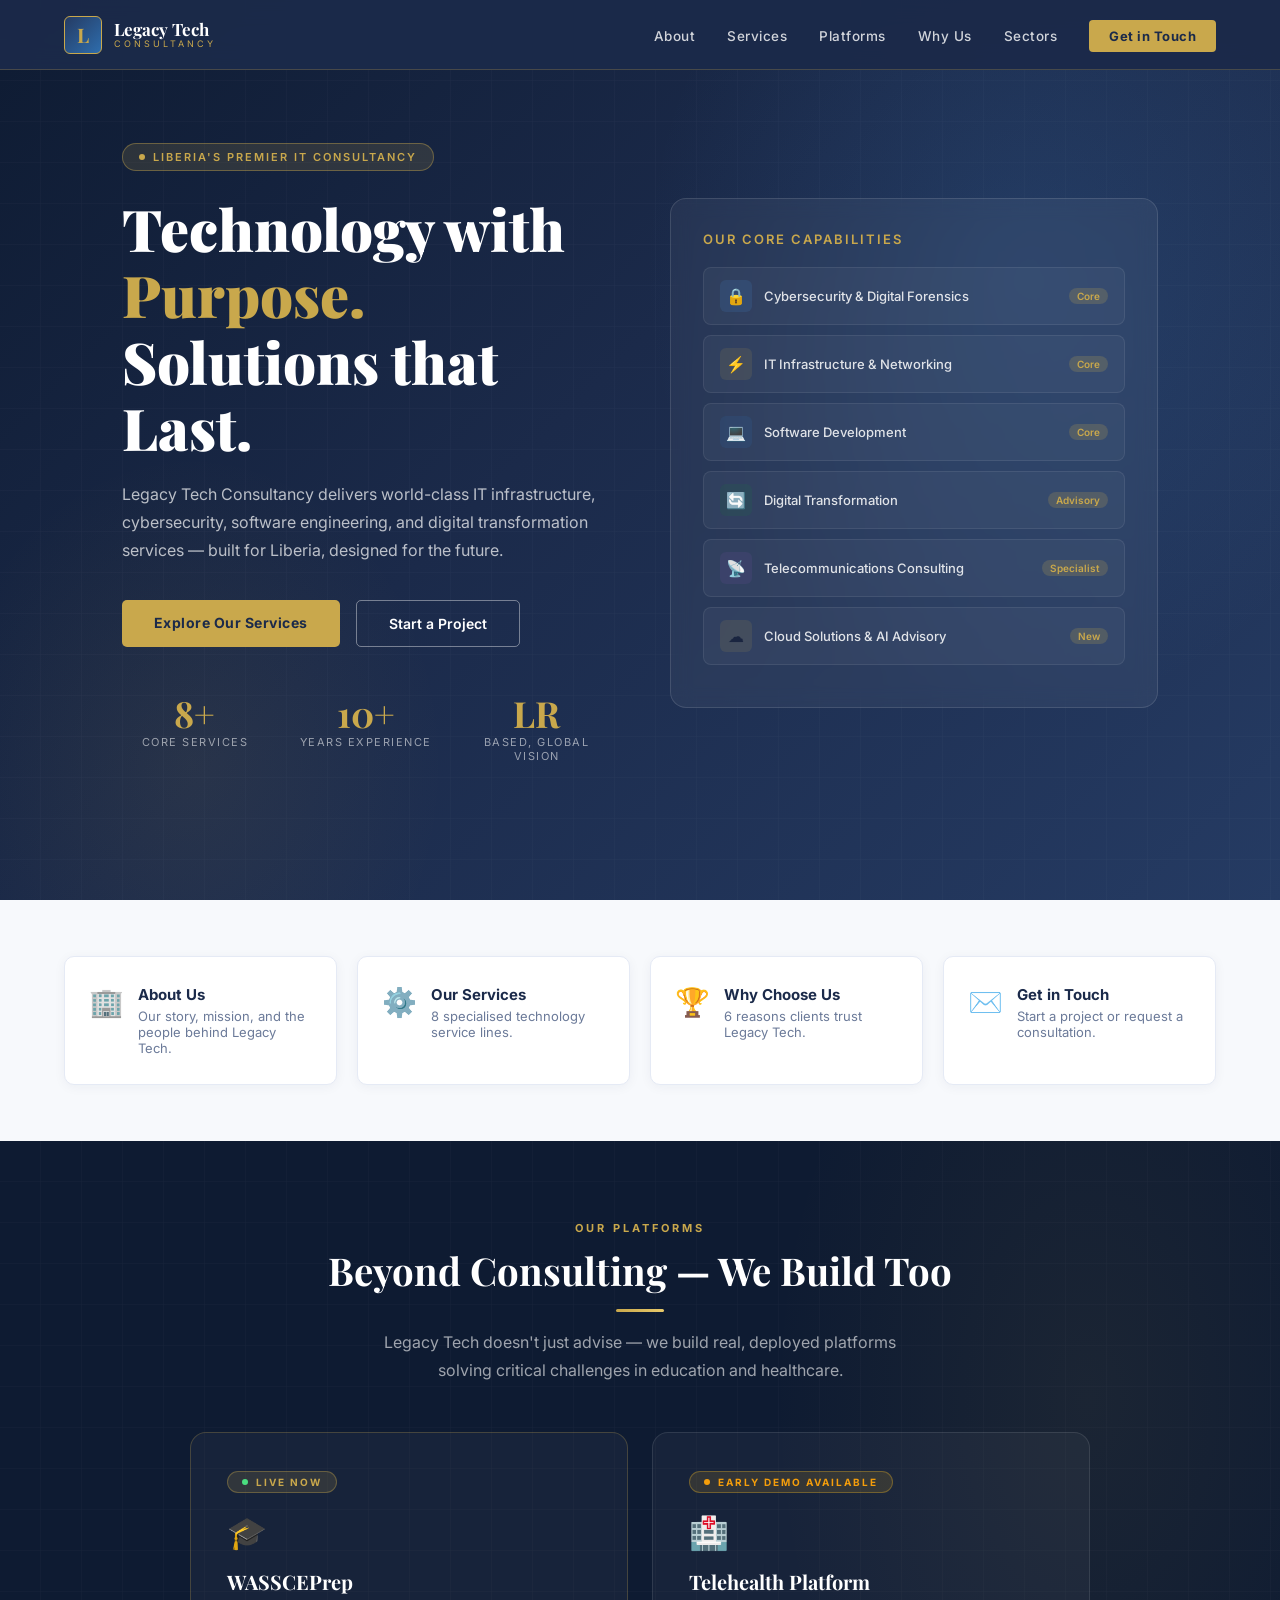
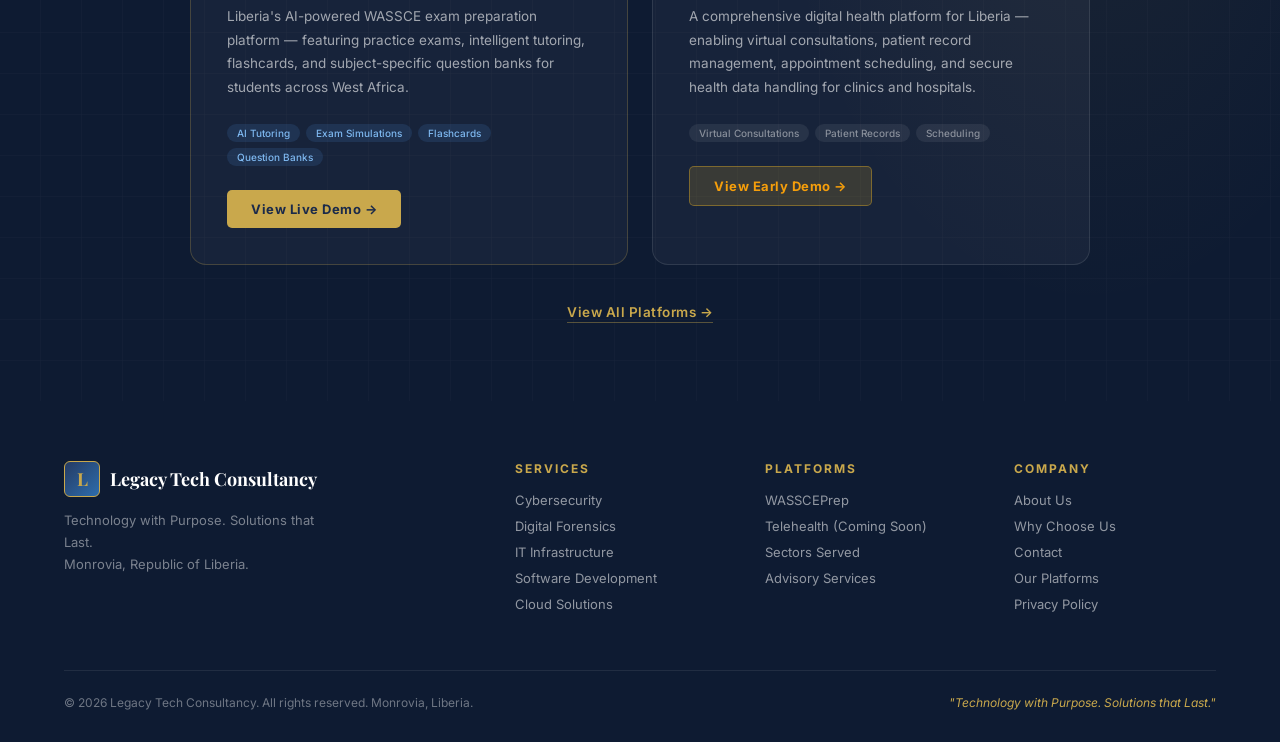
<file: index.html>
<!DOCTYPE html>
<html lang="en">
<head>
  <meta charset="UTF-8"/>
  <meta name="viewport" content="width=device-width, initial-scale=1.0"/>
  <title>Legacy Tech Consultancy | IT &amp; Digital Transformation — Liberia</title>
  <link rel="stylesheet" href="assets/css/styles.css"/>
</head>
<body>

<!-- NAV -->
<nav>
  <a href="index.html" class="nav-logo">
    <div class="nav-logo-icon">L</div>
    <div class="nav-logo-text">
      <div class="brand">Legacy Tech</div>
      <div class="sub">Consultancy</div>
    </div>
  </a>
  <ul class="nav-links">
    <li><a href="about.html">About</a></li>
    <li><a href="services.html">Services</a></li>
    <li><a href="platforms.html">Platforms</a></li>
    <li><a href="why-us.html">Why Us</a></li>
    <li><a href="sectors.html">Sectors</a></li>
    <li><a href="contact.html" class="nav-cta">Get in Touch</a></li>
  </ul>
  <div class="hamburger" onclick="toggleMenu()">
    <span></span><span></span><span></span>
  </div>
</nav>

<!-- HERO -->
<section id="hero">
  <div class="hero-bg-pattern"></div>
  <div class="hero-glow"></div>
  <div class="hero-glow2"></div>
  <div class="hero-content">
    <div class="hero-left">
      <div class="hero-tag"><span>Liberia's Premier IT Consultancy</span></div>
      <h1 class="hero-h1">Technology with <span class="accent">Purpose.</span><br/>Solutions that Last.</h1>
      <p class="hero-desc">Legacy Tech Consultancy delivers world-class IT infrastructure, cybersecurity, software engineering, and digital transformation services — built for Liberia, designed for the future.</p>
      <div class="hero-buttons">
        <a href="services.html" class="btn-primary">Explore Our Services</a>
        <a href="contact.html" class="btn-secondary">Start a Project</a>
      </div>
      <div class="hero-stats">
        <div class="stat"><div class="stat-num">8+</div><div class="stat-label">Core Services</div></div>
        <div class="stat"><div class="stat-num">10+</div><div class="stat-label">Years Experience</div></div>
        <div class="stat"><div class="stat-num">LR</div><div class="stat-label">Based, Global Vision</div></div>
      </div>
    </div>
    <div class="hero-visual">
      <div class="hero-card">
        <div class="hero-card-title">Our Core Capabilities</div>
        <div class="service-pill"><div class="pill-icon" style="background:rgba(74,144,217,0.15)">🔒</div><span class="pill-name">Cybersecurity &amp; Digital Forensics</span><span class="pill-badge">Core</span></div>
        <div class="service-pill"><div class="pill-icon" style="background:rgba(201,168,76,0.12)">⚡</div><span class="pill-name">IT Infrastructure &amp; Networking</span><span class="pill-badge">Core</span></div>
        <div class="service-pill"><div class="pill-icon" style="background:rgba(46,109,173,0.15)">💻</div><span class="pill-name">Software Development</span><span class="pill-badge">Core</span></div>
        <div class="service-pill"><div class="pill-icon" style="background:rgba(26,122,58,0.15)">🔄</div><span class="pill-name">Digital Transformation</span><span class="pill-badge">Advisory</span></div>
        <div class="service-pill"><div class="pill-icon" style="background:rgba(130,80,180,0.12)">📡</div><span class="pill-name">Telecommunications Consulting</span><span class="pill-badge">Specialist</span></div>
        <div class="service-pill"><div class="pill-icon" style="background:rgba(201,168,76,0.12)">☁</div><span class="pill-name">Cloud Solutions &amp; AI Advisory</span><span class="pill-badge">New</span></div>
      </div>
    </div>
  </div>
</section>

<!-- QUICK-LINKS STRIP -->
<section style="background:var(--offwhite);padding:56px 5%;">
  <div class="section-inner" style="display:grid;grid-template-columns:repeat(auto-fill,minmax(220px,1fr));gap:20px;">
    <a href="about.html" style="background:#fff;border-radius:10px;padding:28px 24px;border:1px solid #E5EAF5;box-shadow:0 2px 12px rgba(27,42,74,0.05);text-decoration:none;display:flex;gap:14px;align-items:flex-start;transition:all 0.25s;" onmouseover="this.style.borderColor='var(--gold)';this.style.transform='translateY(-3px)'" onmouseout="this.style.borderColor='#E5EAF5';this.style.transform='none'">
      <span style="font-size:28px">🏢</span>
      <div>
        <div style="font-weight:700;color:var(--navy);font-size:15px;margin-bottom:4px;">About Us</div>
        <div style="font-size:13px;color:var(--gray);">Our story, mission, and the people behind Legacy Tech.</div>
      </div>
    </a>
    <a href="services.html" style="background:#fff;border-radius:10px;padding:28px 24px;border:1px solid #E5EAF5;box-shadow:0 2px 12px rgba(27,42,74,0.05);text-decoration:none;display:flex;gap:14px;align-items:flex-start;transition:all 0.25s;" onmouseover="this.style.borderColor='var(--gold)';this.style.transform='translateY(-3px)'" onmouseout="this.style.borderColor='#E5EAF5';this.style.transform='none'">
      <span style="font-size:28px">⚙️</span>
      <div>
        <div style="font-weight:700;color:var(--navy);font-size:15px;margin-bottom:4px;">Our Services</div>
        <div style="font-size:13px;color:var(--gray);">8 specialised technology service lines.</div>
      </div>
    </a>
    <a href="why-us.html" style="background:#fff;border-radius:10px;padding:28px 24px;border:1px solid #E5EAF5;box-shadow:0 2px 12px rgba(27,42,74,0.05);text-decoration:none;display:flex;gap:14px;align-items:flex-start;transition:all 0.25s;" onmouseover="this.style.borderColor='var(--gold)';this.style.transform='translateY(-3px)'" onmouseout="this.style.borderColor='#E5EAF5';this.style.transform='none'">
      <span style="font-size:28px">🏆</span>
      <div>
        <div style="font-weight:700;color:var(--navy);font-size:15px;margin-bottom:4px;">Why Choose Us</div>
        <div style="font-size:13px;color:var(--gray);">6 reasons clients trust Legacy Tech.</div>
      </div>
    </a>
    <a href="contact.html" style="background:#fff;border-radius:10px;padding:28px 24px;border:1px solid #E5EAF5;box-shadow:0 2px 12px rgba(27,42,74,0.05);text-decoration:none;display:flex;gap:14px;align-items:flex-start;transition:all 0.25s;" onmouseover="this.style.borderColor='var(--gold)';this.style.transform='translateY(-3px)'" onmouseout="this.style.borderColor='#E5EAF5';this.style.transform='none'">
      <span style="font-size:28px">✉️</span>
      <div>
        <div style="font-weight:700;color:var(--navy);font-size:15px;margin-bottom:4px;">Get in Touch</div>
        <div style="font-size:13px;color:var(--gray);">Start a project or request a consultation.</div>
      </div>
    </a>
  </div>
</section>

<!-- PLATFORMS PREVIEW SECTION -->
<section style="background:var(--dark);padding:80px 5%;position:relative;overflow:hidden;">
  <div style="position:absolute;inset:0;opacity:0.04;background-image:repeating-linear-gradient(0deg,transparent,transparent 40px,rgba(255,255,255,0.5) 40px,rgba(255,255,255,0.5) 41px),repeating-linear-gradient(90deg,transparent,transparent 40px,rgba(255,255,255,0.5) 40px,rgba(255,255,255,0.5) 41px);"></div>
  <div style="position:absolute;top:-30%;right:-10%;width:50%;height:120%;background:radial-gradient(ellipse at center,rgba(201,168,76,0.07) 0%,transparent 70%);pointer-events:none;"></div>
  <div class="section-inner" style="position:relative;z-index:2;">
    <div style="text-align:center;margin-bottom:48px;">
      <div class="section-tag">Our Platforms</div>
      <h2 style="color:#fff;font-family:'Playfair Display',serif;">Beyond Consulting — We Build Too</h2>
      <div class="gold-line" style="margin:16px auto 0;"></div>
      <p style="color:rgba(255,255,255,0.6);font-size:16px;max-width:560px;margin:16px auto 0;line-height:1.75;">Legacy Tech doesn't just advise — we build real, deployed platforms solving critical challenges in education and healthcare.</p>
    </div>
    <div style="display:grid;grid-template-columns:1fr 1fr;gap:24px;max-width:900px;margin:0 auto;">

      <!-- Education Platform -->
      <div style="background:rgba(255,255,255,0.04);border:1px solid rgba(201,168,76,0.25);border-radius:16px;padding:36px;transition:all 0.3s;position:relative;overflow:hidden;" onmouseover="this.style.borderColor='rgba(201,168,76,0.6)';this.style.background='rgba(201,168,76,0.06)';" onmouseout="this.style.borderColor='rgba(201,168,76,0.25)';this.style.background='rgba(255,255,255,0.04)';">
        <div style="display:inline-flex;align-items:center;gap:8px;background:rgba(201,168,76,0.15);border:1px solid rgba(201,168,76,0.35);border-radius:20px;padding:4px 14px;margin-bottom:20px;">
          <span style="width:6px;height:6px;background:#4ade80;border-radius:50%;display:inline-block;animation:pulse 2s infinite;"></span>
          <span style="font-size:10px;font-weight:700;color:var(--gold);letter-spacing:2px;text-transform:uppercase;">Live Now</span>
        </div>
        <div style="font-size:32px;margin-bottom:16px;">🎓</div>
        <div style="font-family:'Playfair Display',serif;font-size:20px;font-weight:700;color:#fff;margin-bottom:10px;">WASSCEPrep</div>
        <div style="font-size:13.5px;color:rgba(255,255,255,0.6);line-height:1.75;margin-bottom:24px;">Liberia's AI-powered WASSCE exam preparation platform — featuring practice exams, intelligent tutoring, flashcards, and subject-specific question banks for students across West Africa.</div>
        <div style="display:flex;flex-wrap:wrap;gap:6px;margin-bottom:24px;">
          <span style="font-size:10px;background:rgba(74,144,217,0.15);color:#7eb8f0;padding:3px 10px;border-radius:12px;font-weight:500;">AI Tutoring</span>
          <span style="font-size:10px;background:rgba(74,144,217,0.15);color:#7eb8f0;padding:3px 10px;border-radius:12px;font-weight:500;">Exam Simulations</span>
          <span style="font-size:10px;background:rgba(74,144,217,0.15);color:#7eb8f0;padding:3px 10px;border-radius:12px;font-weight:500;">Flashcards</span>
          <span style="font-size:10px;background:rgba(74,144,217,0.15);color:#7eb8f0;padding:3px 10px;border-radius:12px;font-weight:500;">Question Banks</span>
        </div>
        <a href="https://wassceprep.netlify.app/" target="_blank" style="display:inline-flex;align-items:center;gap:8px;background:var(--gold);color:var(--navy);padding:11px 24px;border-radius:5px;text-decoration:none;font-weight:700;font-size:13px;letter-spacing:0.5px;transition:all 0.2s;" onmouseover="this.style.background='var(--gold2)'" onmouseout="this.style.background='var(--gold)'">View Live Demo →</a>
      </div>

      <!-- Telehealth Platform -->
      <div style="background:rgba(255,255,255,0.04);border:1px solid rgba(255,255,255,0.1);border-radius:16px;padding:36px;position:relative;overflow:hidden;">
        <div style="display:inline-flex;align-items:center;gap:8px;background:rgba(251,191,36,0.12);border:1px solid rgba(251,191,36,0.3);border-radius:20px;padding:4px 14px;margin-bottom:20px;">
          <span style="width:6px;height:6px;background:#f59e0b;border-radius:50%;display:inline-block;animation:pulse 2s infinite;"></span>
          <span style="font-size:10px;font-weight:700;color:#f59e0b;letter-spacing:2px;text-transform:uppercase;">Early Demo Available</span>
        </div>
        <div style="font-size:32px;margin-bottom:16px;">🏥</div>
        <div style="font-family:'Playfair Display',serif;font-size:20px;font-weight:700;color:#fff;margin-bottom:10px;">Telehealth Platform</div>
        <div style="font-size:13.5px;color:rgba(255,255,255,0.6);line-height:1.75;margin-bottom:24px;">A comprehensive digital health platform for Liberia — enabling virtual consultations, patient record management, appointment scheduling, and secure health data handling for clinics and hospitals.</div>
        <div style="display:flex;flex-wrap:wrap;gap:6px;margin-bottom:24px;">
          <span style="font-size:10px;background:rgba(255,255,255,0.07);color:rgba(255,255,255,0.45);padding:3px 10px;border-radius:12px;font-weight:500;">Virtual Consultations</span>
          <span style="font-size:10px;background:rgba(255,255,255,0.07);color:rgba(255,255,255,0.45);padding:3px 10px;border-radius:12px;font-weight:500;">Patient Records</span>
          <span style="font-size:10px;background:rgba(255,255,255,0.07);color:rgba(255,255,255,0.45);padding:3px 10px;border-radius:12px;font-weight:500;">Scheduling</span>
        </div>
        <a href="https://demohealthbridge.netlify.app/" target="_blank" style="display:inline-flex;align-items:center;gap:8px;background:rgba(251,191,36,0.15);color:#f59e0b;padding:11px 24px;border-radius:5px;text-decoration:none;font-weight:700;font-size:13px;letter-spacing:0.5px;border:1.5px solid rgba(251,191,36,0.35);transition:all 0.2s;" onmouseover="this.style.background='rgba(251,191,36,0.25)'" onmouseout="this.style.background='rgba(251,191,36,0.15)'">View Early Demo →</a>
      </div>

    </div>
    <div style="text-align:center;margin-top:36px;">
      <a href="platforms.html" style="color:var(--gold);font-size:13.5px;font-weight:600;text-decoration:none;letter-spacing:0.5px;border-bottom:1px solid rgba(201,168,76,0.4);padding-bottom:2px;">View All Platforms →</a>
    </div>
  </div>
</section>

<!-- FOOTER -->
<footer>
  <div class="footer-inner">
    <div class="footer-top">
      <div class="footer-brand">
        <div style="display:flex;align-items:center;gap:10px;margin-bottom:8px;">
          <div style="width:36px;height:36px;background:linear-gradient(135deg,var(--navy2),var(--blue));border:1.5px solid var(--gold);border-radius:6px;display:flex;align-items:center;justify-content:center;font-family:'Playfair Display',serif;font-size:18px;font-weight:700;color:var(--gold);">L</div>
          <div style="font-family:'Playfair Display',serif;font-size:18px;font-weight:700;color:#fff;">Legacy Tech Consultancy</div>
        </div>
        <div class="tagline">Technology with Purpose. Solutions that Last.<br/>Monrovia, Republic of Liberia.</div>
      </div>
      <div class="footer-col">
        <h4>Services</h4>
        <a href="services.html">Cybersecurity</a>
        <a href="services.html">Digital Forensics</a>
        <a href="services.html">IT Infrastructure</a>
        <a href="services.html">Software Development</a>
        <a href="services.html">Cloud Solutions</a>
      </div>
      <div class="footer-col">
        <h4>Platforms</h4>
        <a href="https://wassceprep.netlify.app/" target="_blank">WASSCEPrep</a>
        <a href="platforms.html">Telehealth (Coming Soon)</a>
        <a href="sectors.html">Sectors Served</a>
        <a href="services.html">Advisory Services</a>
      </div>
      <div class="footer-col">
        <h4>Company</h4>
        <a href="about.html">About Us</a>
        <a href="why-us.html">Why Choose Us</a>
        <a href="contact.html">Contact</a>
        <a href="platforms.html">Our Platforms</a>
        <a href="#">Privacy Policy</a>
      </div>
    </div>
    <div class="footer-bottom">
      <div class="copy">&copy; 2026 Legacy Tech Consultancy. All rights reserved. Monrovia, Liberia.</div>
      <div style="color:var(--gold);font-size:12px;font-style:italic;">"Technology with Purpose. Solutions that Last."</div>
    </div>
  </div>
</footer>

<script src="assets/js/main.js"></script>
</body>
</html>
</file>
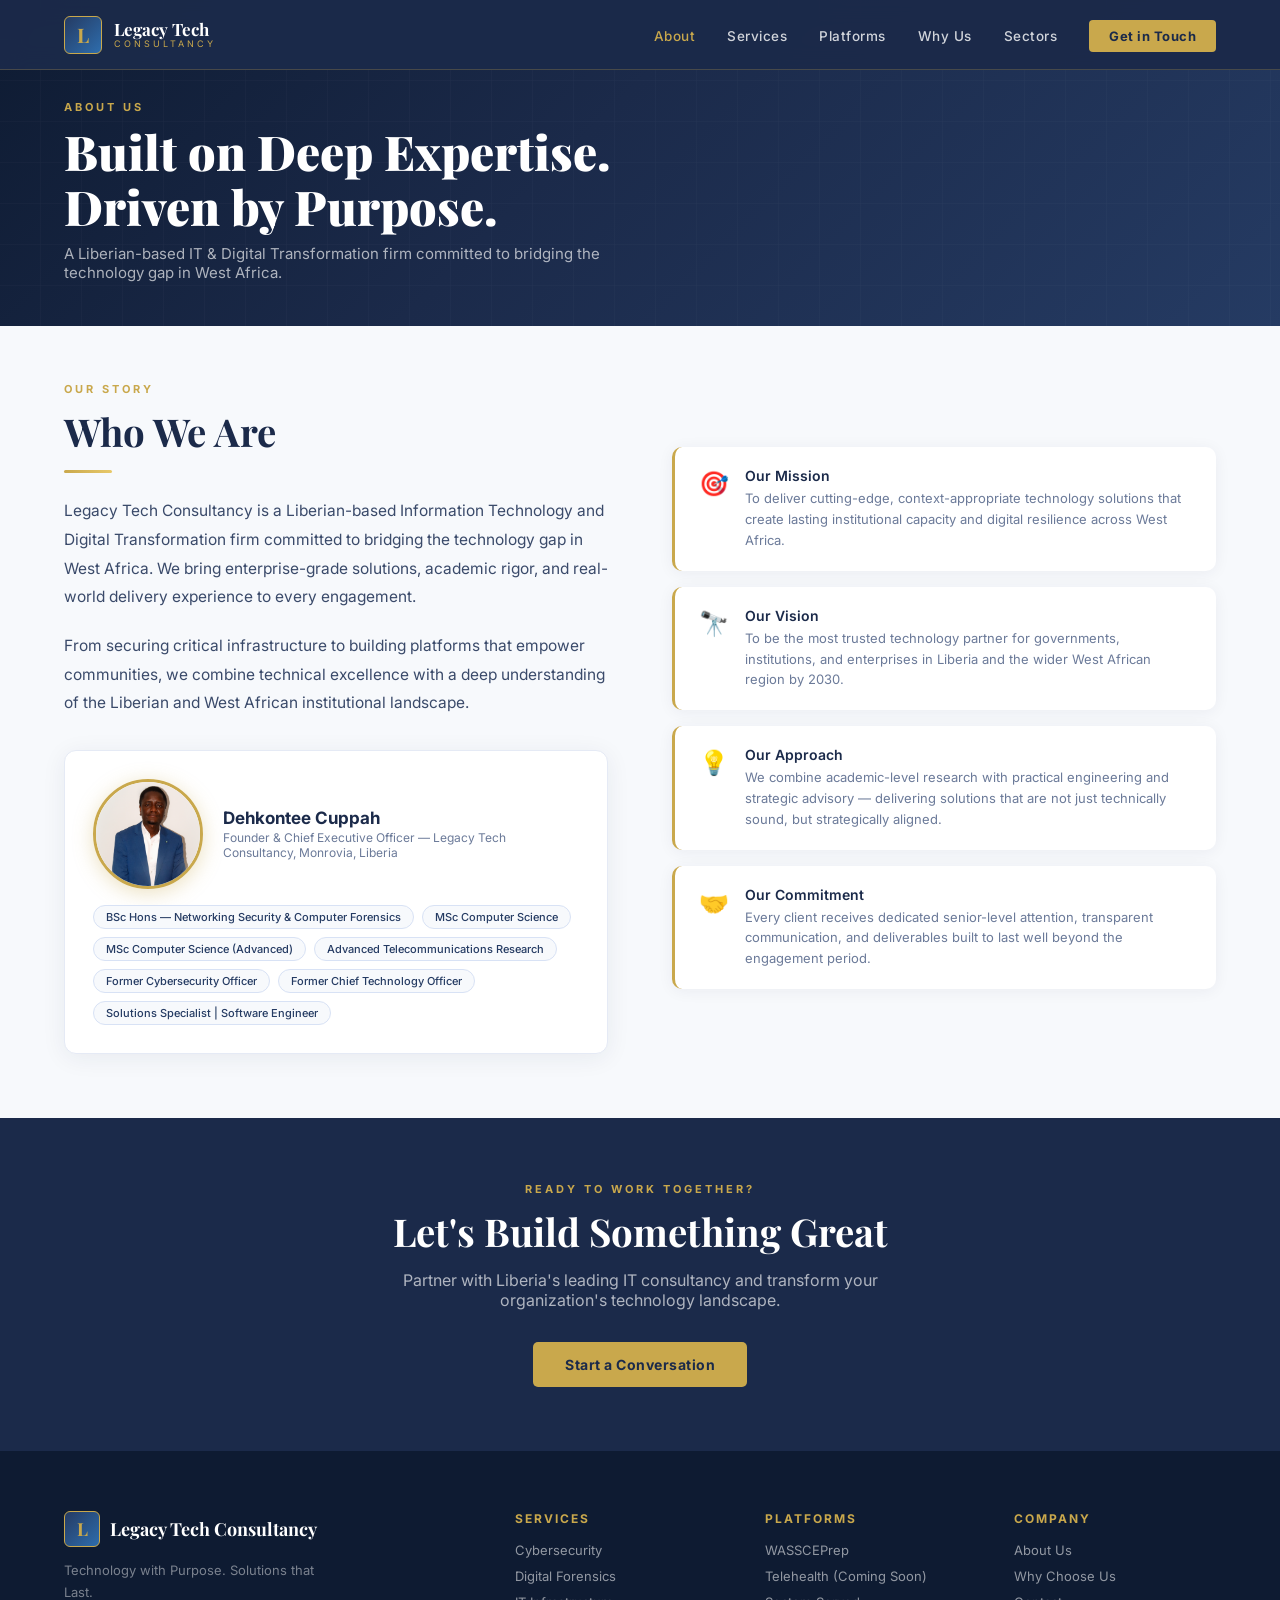
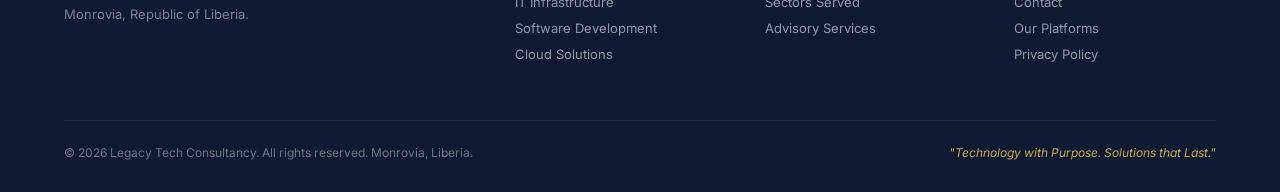
<file: about.html>
<!DOCTYPE html>
<html lang="en">
<head>
  <meta charset="UTF-8"/>
  <meta name="viewport" content="width=device-width, initial-scale=1.0"/>
  <title>About Us | Legacy Tech Consultancy</title>
  <link rel="stylesheet" href="assets/css/styles.css"/>
</head>
<body>

<!-- NAV -->
<nav>
  <a href="index.html" class="nav-logo">
    <div class="nav-logo-icon">L</div>
    <div class="nav-logo-text">
      <div class="brand">Legacy Tech</div>
      <div class="sub">Consultancy</div>
    </div>
  </a>
  <ul class="nav-links">
    <li><a href="about.html" class="active">About</a></li>
    <li><a href="services.html">Services</a></li>
    <li><a href="platforms.html">Platforms</a></li>
    <li><a href="why-us.html">Why Us</a></li>
    <li><a href="sectors.html">Sectors</a></li>
    <li><a href="contact.html" class="nav-cta">Get in Touch</a></li>
  </ul>
  <div class="hamburger" onclick="toggleMenu()">
    <span></span><span></span><span></span>
  </div>
</nav>

<!-- PAGE HEADER -->
<div class="page-header">
  <div class="page-header-inner">
    <div class="page-header-tag">About Us</div>
    <h1>Built on Deep Expertise.<br/>Driven by Purpose.</h1>
    <p>A Liberian-based IT &amp; Digital Transformation firm committed to bridging the technology gap in West Africa.</p>
  </div>
</div>

<!-- ABOUT SECTION -->
<section id="about">
  <div class="section-inner">
    <div class="about-grid">
      <div class="about-left fade-up">
        <div class="section-tag">Our Story</div>
        <h2>Who We Are</h2>
        <div class="gold-line"></div>
        <p class="about-text">Legacy Tech Consultancy is a Liberian-based Information Technology and Digital Transformation firm committed to bridging the technology gap in West Africa. We bring enterprise-grade solutions, academic rigor, and real-world delivery experience to every engagement.</p>
        <p class="about-text">From securing critical infrastructure to building platforms that empower communities, we combine technical excellence with a deep understanding of the Liberian and West African institutional landscape.</p>

        <!-- FOUNDER CARD -->
        <div class="founder-card">
          <div class="founder-header">
            <img src="assets/images/founder.jpg" alt="Dehkontee Cuppah" class="founder-photo"/>
            <div>
              <div class="founder-name">Dehkontee Cuppah</div>
              <div class="founder-title">Founder &amp; Chief Executive Officer — Legacy Tech Consultancy, Monrovia, Liberia</div>
            </div>
          </div>
          <div class="credentials">
            <span class="cred-badge">BSc Hons — Networking Security &amp; Computer Forensics</span>
            <span class="cred-badge">MSc Computer Science</span>
            <span class="cred-badge">MSc Computer Science (Advanced)</span>
            <span class="cred-badge">Advanced Telecommunications Research</span>
            <span class="cred-badge">Former Cybersecurity Officer</span>
            <span class="cred-badge">Former Chief Technology Officer</span>
            <span class="cred-badge">Solutions Specialist | Software Engineer</span>
          </div>
        </div>
      </div>

      <div class="about-right fade-up">
        <div class="value-card">
          <div class="value-icon">🎯</div>
          <div>
            <div class="value-title">Our Mission</div>
            <div class="value-desc">To deliver cutting-edge, context-appropriate technology solutions that create lasting institutional capacity and digital resilience across West Africa.</div>
          </div>
        </div>
        <div class="value-card">
          <div class="value-icon">🔭</div>
          <div>
            <div class="value-title">Our Vision</div>
            <div class="value-desc">To be the most trusted technology partner for governments, institutions, and enterprises in Liberia and the wider West African region by 2030.</div>
          </div>
        </div>
        <div class="value-card">
          <div class="value-icon">💡</div>
          <div>
            <div class="value-title">Our Approach</div>
            <div class="value-desc">We combine academic-level research with practical engineering and strategic advisory — delivering solutions that are not just technically sound, but strategically aligned.</div>
          </div>
        </div>
        <div class="value-card">
          <div class="value-icon">🤝</div>
          <div>
            <div class="value-title">Our Commitment</div>
            <div class="value-desc">Every client receives dedicated senior-level attention, transparent communication, and deliverables built to last well beyond the engagement period.</div>
          </div>
        </div>
      </div>
    </div>
  </div>
</section>

<!-- CTA STRIP -->
<section style="background:var(--navy);padding:64px 5%;text-align:center;">
  <div class="section-inner">
    <div style="font-size:11px;font-weight:700;color:var(--gold);letter-spacing:3px;text-transform:uppercase;margin-bottom:12px;">Ready to Work Together?</div>
    <h2 style="color:#fff;margin-bottom:16px;">Let's Build Something Great</h2>
    <p style="color:rgba(255,255,255,0.65);font-size:16px;max-width:520px;margin:0 auto 32px;">Partner with Liberia's leading IT consultancy and transform your organization's technology landscape.</p>
    <a href="contact.html" class="btn-primary">Start a Conversation</a>
  </div>
</section>

<!-- FOOTER -->
<footer>
  <div class="footer-inner">
    <div class="footer-top">
      <div class="footer-brand">
        <div style="display:flex;align-items:center;gap:10px;margin-bottom:8px;">
          <div style="width:36px;height:36px;background:linear-gradient(135deg,var(--navy2),var(--blue));border:1.5px solid var(--gold);border-radius:6px;display:flex;align-items:center;justify-content:center;font-family:'Playfair Display',serif;font-size:18px;font-weight:700;color:var(--gold);">L</div>
          <div style="font-family:'Playfair Display',serif;font-size:18px;font-weight:700;color:#fff;">Legacy Tech Consultancy</div>
        </div>
        <div class="tagline">Technology with Purpose. Solutions that Last.<br/>Monrovia, Republic of Liberia.</div>
      </div>
      <div class="footer-col">
        <h4>Services</h4>
        <a href="services.html">Cybersecurity</a>
        <a href="services.html">Digital Forensics</a>
        <a href="services.html">IT Infrastructure</a>
        <a href="services.html">Software Development</a>
        <a href="services.html">Cloud Solutions</a>
      </div>
      <div class="footer-col">
        <h4>Platforms</h4>
        <a href="https://wassceprep.netlify.app/" target="_blank">WASSCEPrep</a>
        <a href="platforms.html">Telehealth (Coming Soon)</a>
        <a href="sectors.html">Sectors Served</a>
        <a href="services.html">Advisory Services</a>
      </div>
      <div class="footer-col">
        <h4>Company</h4>
        <a href="about.html">About Us</a>
        <a href="why-us.html">Why Choose Us</a>
        <a href="contact.html">Contact</a>
        <a href="platforms.html">Our Platforms</a>
        <a href="#">Privacy Policy</a>
      </div>
    </div>
    <div class="footer-bottom">
      <div class="copy">&copy; 2026 Legacy Tech Consultancy. All rights reserved. Monrovia, Liberia.</div>
      <div style="color:var(--gold);font-size:12px;font-style:italic;">"Technology with Purpose. Solutions that Last."</div>
    </div>
  </div>
</footer>

<script src="assets/js/main.js"></script>
</body>
</html>
</file>
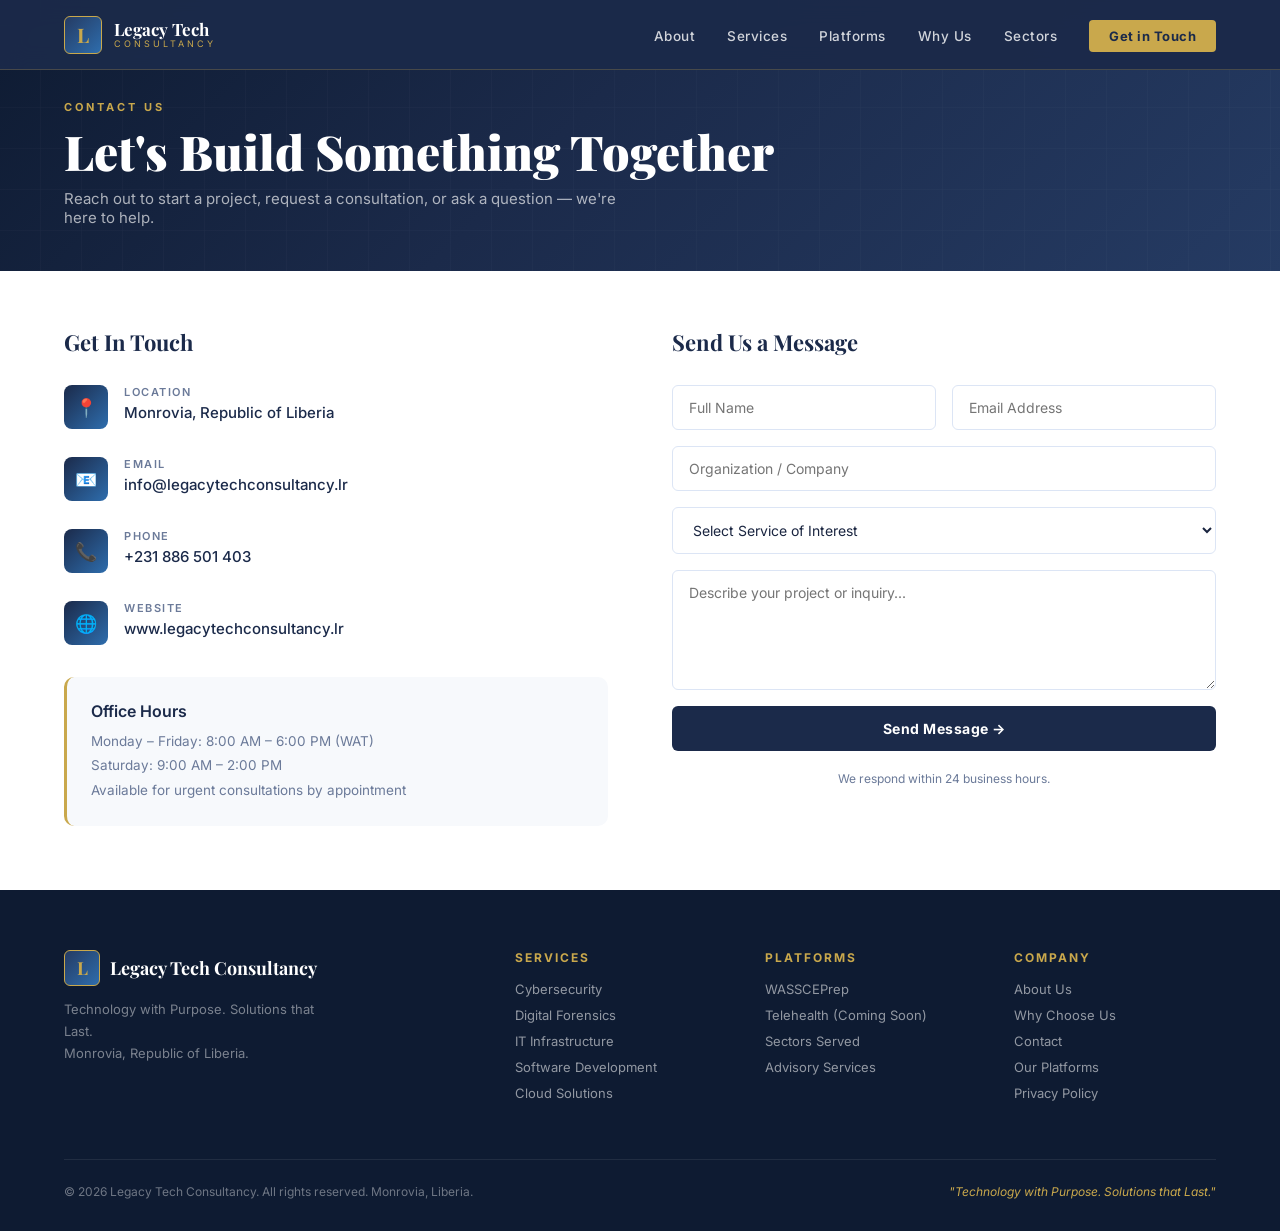
<file: contact.html>
<!DOCTYPE html>
<html lang="en">
<head>
  <meta charset="UTF-8"/>
  <meta name="viewport" content="width=device-width, initial-scale=1.0"/>
  <title>Contact | Legacy Tech Consultancy</title>
  <link rel="stylesheet" href="assets/css/styles.css"/>
</head>
<body>

<!-- NAV -->
<nav>
  <a href="index.html" class="nav-logo">
    <div class="nav-logo-icon">L</div>
    <div class="nav-logo-text">
      <div class="brand">Legacy Tech</div>
      <div class="sub">Consultancy</div>
    </div>
  </a>
  <ul class="nav-links">
    <li><a href="about.html">About</a></li>
    <li><a href="services.html">Services</a></li>
    <li><a href="platforms.html">Platforms</a></li>
    <li><a href="why-us.html">Why Us</a></li>
    <li><a href="sectors.html">Sectors</a></li>
    <li><a href="contact.html" class="nav-cta active">Get in Touch</a></li>
  </ul>
  <div class="hamburger" onclick="toggleMenu()">
    <span></span><span></span><span></span>
  </div>
</nav>

<!-- PAGE HEADER -->
<div class="page-header">
  <div class="page-header-inner">
    <div class="page-header-tag">Contact Us</div>
    <h1>Let's Build Something Together</h1>
    <p>Reach out to start a project, request a consultation, or ask a question — we're here to help.</p>
  </div>
</div>

<!-- CONTACT SECTION -->
<section id="contact">
  <div class="section-inner">
    <div class="contact-grid">
      <div class="fade-up">
        <h3 style="font-family:'Playfair Display',serif;font-size:22px;color:var(--navy);margin-bottom:28px;">Get In Touch</h3>
        <div class="contact-info-item">
          <div class="ci-icon">📍</div>
          <div><div class="ci-label">Location</div><div class="ci-value">Monrovia, Republic of Liberia</div></div>
        </div>
        <div class="contact-info-item">
          <div class="ci-icon">📧</div>
          <div><div class="ci-label">Email</div><div class="ci-value">info@legacytechconsultancy.lr</div></div>
        </div>
        <div class="contact-info-item">
          <div class="ci-icon">📞</div>
          <div><div class="ci-label">Phone</div><div class="ci-value">+231 886 501 403</div></div>
        </div>
        <div class="contact-info-item">
          <div class="ci-icon">🌐</div>
          <div><div class="ci-label">Website</div><div class="ci-value">www.legacytechconsultancy.lr</div></div>
        </div>
        <div style="margin-top:32px;padding:24px;background:var(--offwhite);border-radius:10px;border-left:3px solid var(--gold);">
          <div style="font-weight:600;color:var(--navy);margin-bottom:8px;">Office Hours</div>
          <div style="font-size:13.5px;color:var(--gray);line-height:1.8;">
            Monday – Friday: 8:00 AM – 6:00 PM (WAT)<br/>
            Saturday: 9:00 AM – 2:00 PM<br/>
            Available for urgent consultations by appointment
          </div>
        </div>
      </div>

      <div class="fade-up">
        <h3 style="font-family:'Playfair Display',serif;font-size:22px;color:var(--navy);margin-bottom:28px;">Send Us a Message</h3>
        <form id="contactForm" action="https://formspree.io/f/myknrole" method="POST" onsubmit="handleFormspreeSubmit(event)">
          <div class="form-row">
            <input type="text" name="name" placeholder="Full Name" required/>
            <input type="email" name="email" placeholder="Email Address" required/>
          </div>
          <input type="text" name="organization" placeholder="Organization / Company"/>
          <select name="service">
            <option value="" disabled selected>Select Service of Interest</option>
            <option>Cybersecurity Services</option>
            <option>Digital Forensics</option>
            <option>IT Infrastructure &amp; Networking</option>
            <option>Software Development</option>
            <option>Digital Transformation Advisory</option>
            <option>Telecommunications Consulting</option>
            <option>Cloud Solutions</option>
            <option>AI &amp; Data Advisory</option>
            <option>Multiple Services / General Inquiry</option>
          </select>
          <textarea name="message" placeholder="Describe your project or inquiry..."></textarea>
          <button type="submit" class="form-submit" id="submitBtn">Send Message &rarr;</button>
          <div class="form-note">We respond within 24 business hours.</div>
          <div class="success-msg" id="successMsg">✅ Your message has been received. We'll be in touch shortly!</div>
          <div class="success-msg" id="errorMsg" style="background:#FFF5F5;border-color:#FC8181;color:#9B2C2C;">❌ Something went wrong. Please try again or email us directly.</div>
        </form>
      </div>
    </div>
  </div>
</section>

<!-- FOOTER -->
<footer>
  <div class="footer-inner">
    <div class="footer-top">
      <div class="footer-brand">
        <div style="display:flex;align-items:center;gap:10px;margin-bottom:8px;">
          <div style="width:36px;height:36px;background:linear-gradient(135deg,var(--navy2),var(--blue));border:1.5px solid var(--gold);border-radius:6px;display:flex;align-items:center;justify-content:center;font-family:'Playfair Display',serif;font-size:18px;font-weight:700;color:var(--gold);">L</div>
          <div style="font-family:'Playfair Display',serif;font-size:18px;font-weight:700;color:#fff;">Legacy Tech Consultancy</div>
        </div>
        <div class="tagline">Technology with Purpose. Solutions that Last.<br/>Monrovia, Republic of Liberia.</div>
      </div>
      <div class="footer-col">
        <h4>Services</h4>
        <a href="services.html">Cybersecurity</a>
        <a href="services.html">Digital Forensics</a>
        <a href="services.html">IT Infrastructure</a>
        <a href="services.html">Software Development</a>
        <a href="services.html">Cloud Solutions</a>
      </div>
      <div class="footer-col">
        <h4>Platforms</h4>
        <a href="https://wassceprep.netlify.app/" target="_blank">WASSCEPrep</a>
        <a href="platforms.html">Telehealth (Coming Soon)</a>
        <a href="sectors.html">Sectors Served</a>
        <a href="services.html">Advisory Services</a>
      </div>
      <div class="footer-col">
        <h4>Company</h4>
        <a href="about.html">About Us</a>
        <a href="why-us.html">Why Choose Us</a>
        <a href="contact.html">Contact</a>
        <a href="platforms.html">Our Platforms</a>
        <a href="#">Privacy Policy</a>
      </div>
    </div>
    <div class="footer-bottom">
      <div class="copy">&copy; 2026 Legacy Tech Consultancy. All rights reserved. Monrovia, Liberia.</div>
      <div style="color:var(--gold);font-size:12px;font-style:italic;">"Technology with Purpose. Solutions that Last."</div>
    </div>
  </div>
</footer>

<script src="assets/js/main.js"></script>
<script>
async function handleFormspreeSubmit(e) {
  e.preventDefault();
  const form = e.target;
  const btn = document.getElementById('submitBtn');
  const successMsg = document.getElementById('successMsg');
  const errorMsg = document.getElementById('errorMsg');

  btn.textContent = 'Sending…';
  btn.disabled = true;

  try {
    const response = await fetch(form.action, {
      method: 'POST',
      body: new FormData(form),
      headers: { 'Accept': 'application/json' }
    });

    if (response.ok) {
      form.reset();
      successMsg.style.display = 'block';
      errorMsg.style.display = 'none';
      btn.textContent = 'Message Sent ✓';
    } else {
      throw new Error('Server error');
    }
  } catch (err) {
    errorMsg.style.display = 'block';
    successMsg.style.display = 'none';
    btn.textContent = 'Send Message →';
    btn.disabled = false;
  }
}
</script>
</body>
</html>
</file>
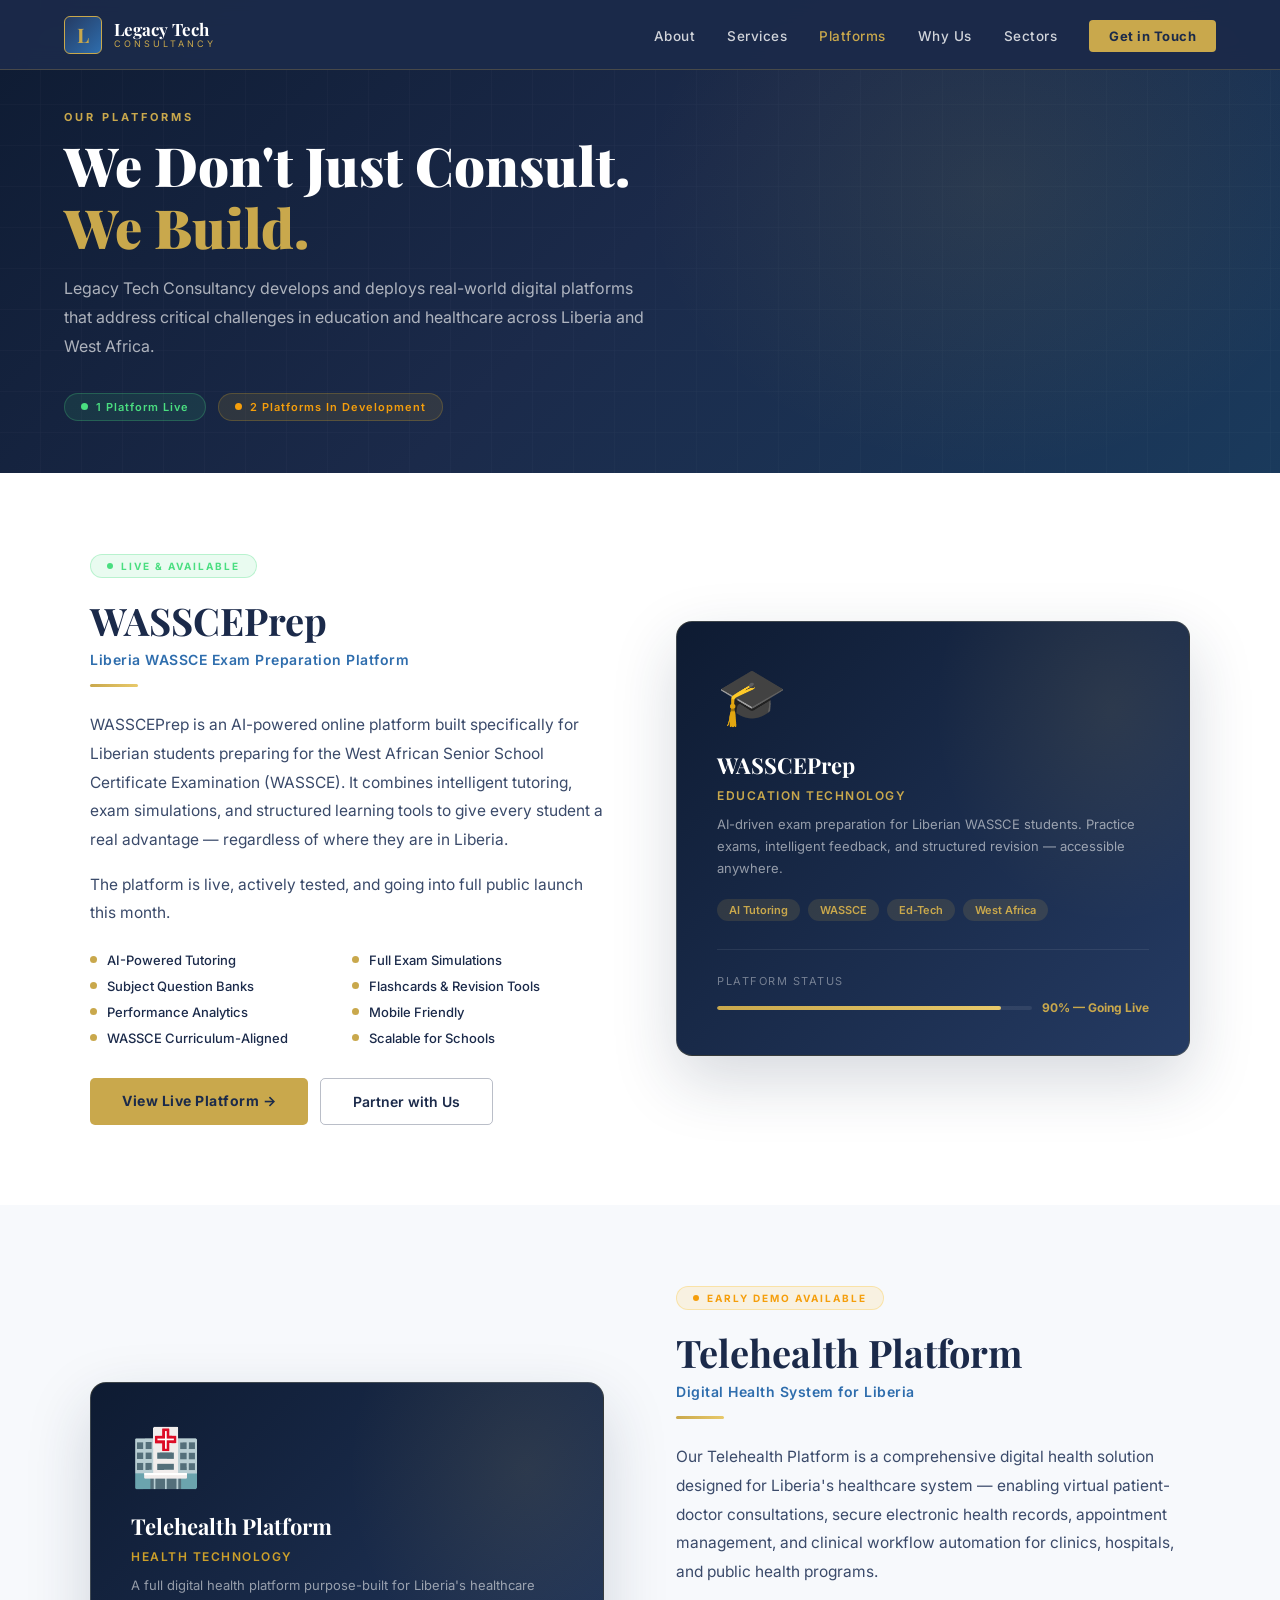
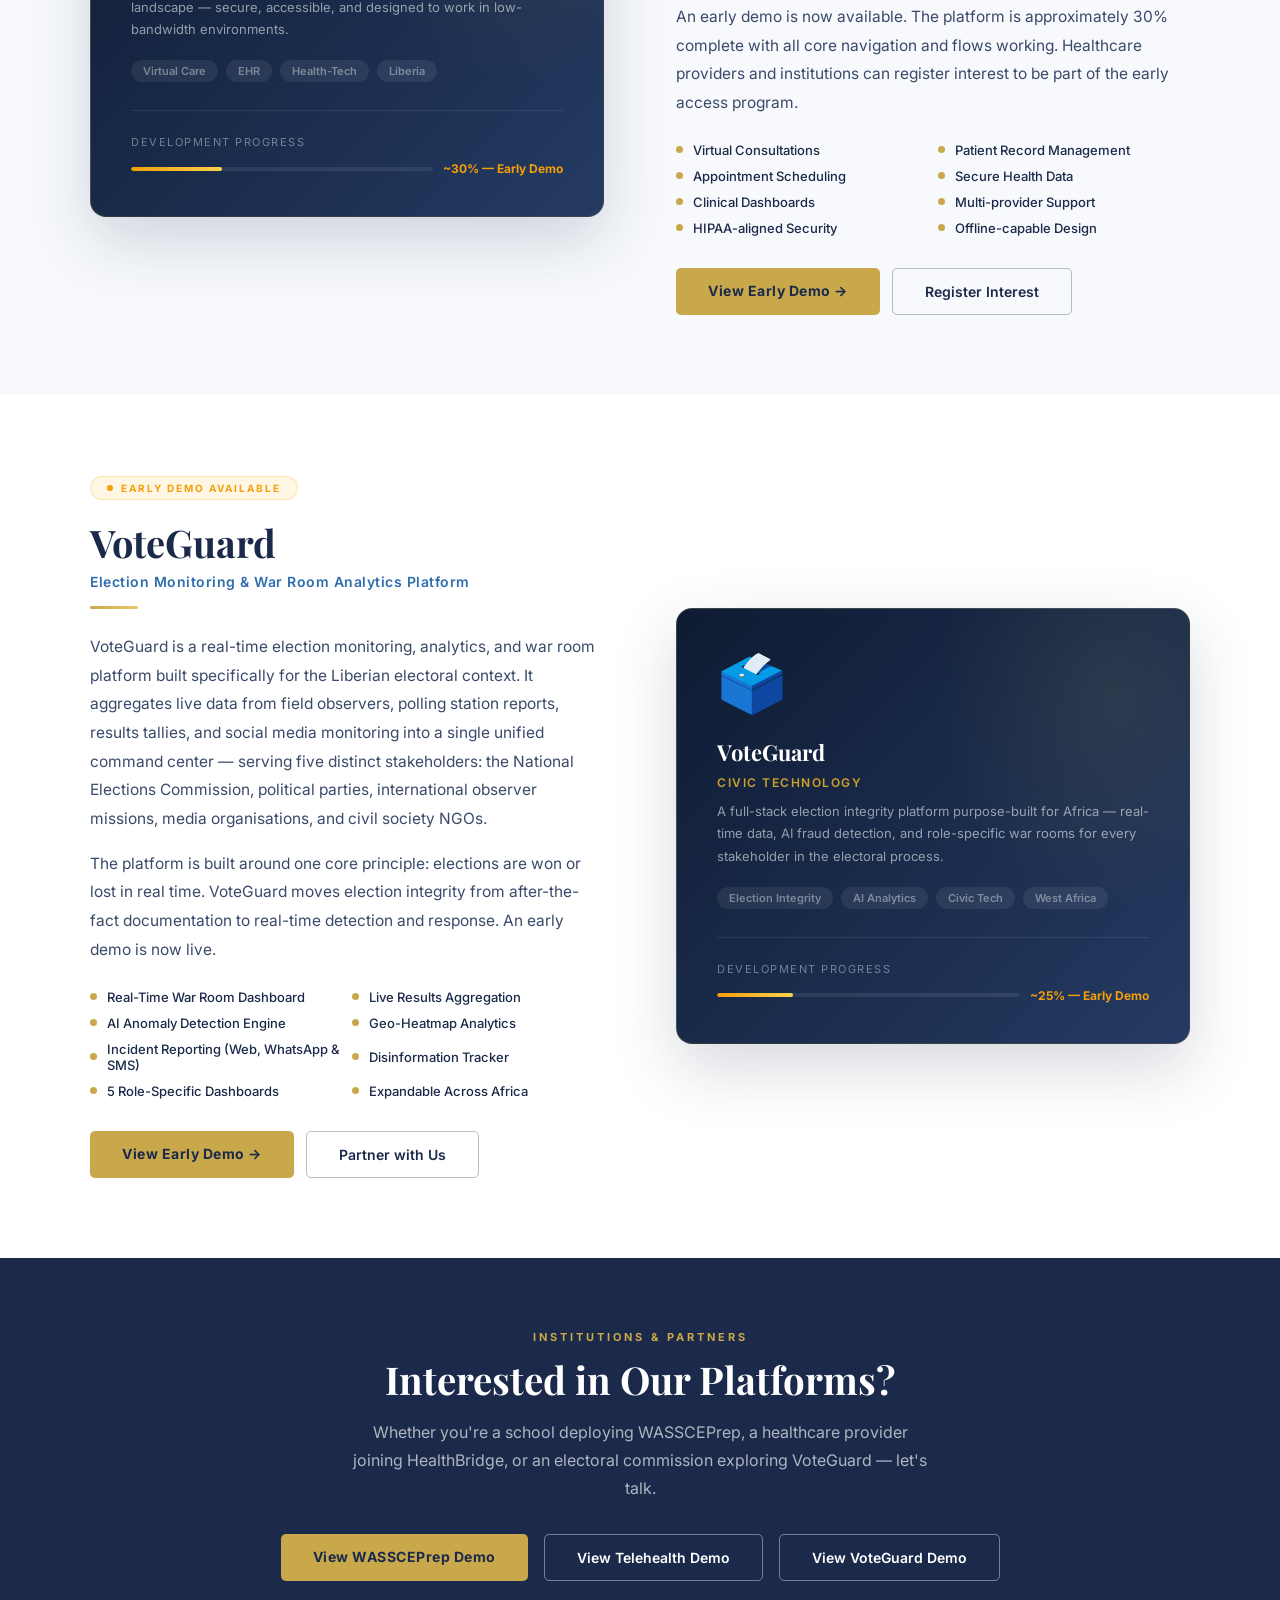
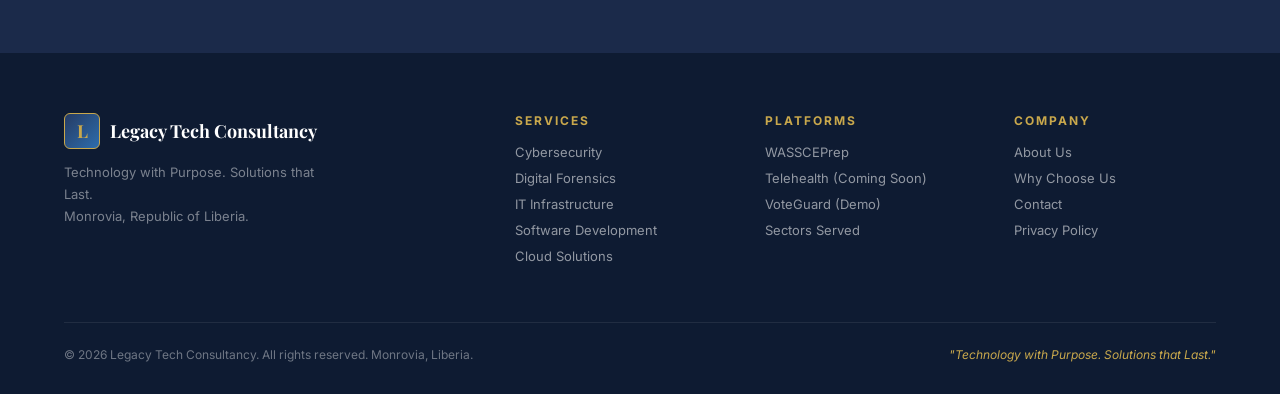
<file: platforms.html>
<!DOCTYPE html>
<html lang="en">
<head>
  <meta charset="UTF-8"/>
  <meta name="viewport" content="width=device-width, initial-scale=1.0"/>
  <title>Our Platforms | Legacy Tech Consultancy</title>
  <link rel="stylesheet" href="assets/css/styles.css"/>
  <style>
    .platform-hero {
      background: linear-gradient(135deg, var(--dark) 0%, var(--navy) 50%, #1a3a5c 100%);
      padding: 110px 5% 52px;
      position: relative;
      overflow: hidden;
    }
    .platform-hero::before {
      content: '';
      position: absolute; inset: 0; opacity: 0.04;
      background-image:
        repeating-linear-gradient(0deg, transparent, transparent 40px, rgba(255,255,255,0.5) 40px, rgba(255,255,255,0.5) 41px),
        repeating-linear-gradient(90deg, transparent, transparent 40px, rgba(255,255,255,0.5) 40px, rgba(255,255,255,0.5) 41px);
    }
    .platform-hero-glow {
      position: absolute; top: -20%; right: -5%; width: 55%; height: 120%;
      background: radial-gradient(ellipse at center, rgba(201,168,76,0.09) 0%, transparent 70%);
      pointer-events: none;
    }
    .platform-hero-content {
      position: relative; z-index: 2; max-width: 1200px; margin: 0 auto;
    }
    .platform-block {
      padding: 80px 5%;
    }
    .platform-block:nth-child(even) {
      background: var(--offwhite);
    }
    .platform-block:nth-child(odd) {
      background: #fff;
    }
    .platform-inner {
      max-width: 1100px; margin: 0 auto;
      display: grid; grid-template-columns: 1fr 1fr; gap: 72px; align-items: center;
    }
    .platform-inner.reverse { direction: rtl; }
    .platform-inner.reverse > * { direction: ltr; }
    .platform-badge {
      display: inline-flex; align-items: center; gap: 8px;
      border-radius: 20px; padding: 5px 16px; margin-bottom: 20px;
      font-size: 10px; font-weight: 700; letter-spacing: 2px; text-transform: uppercase;
    }
    .badge-live {
      background: rgba(74,222,128,0.12); border: 1px solid rgba(74,222,128,0.3); color: #4ade80;
    }
    .badge-dev {
      background: rgba(251,191,36,0.12); border: 1px solid rgba(251,191,36,0.3); color: #f59e0b;
    }
    .platform-title {
      font-family: 'Playfair Display', serif;
      font-size: clamp(28px, 3vw, 38px); font-weight: 700;
      color: var(--navy); line-height: 1.2; margin-bottom: 8px;
    }
    .platform-subtitle {
      font-size: 14px; color: var(--blue); font-weight: 600;
      letter-spacing: 0.5px; margin-bottom: 16px;
    }
    .platform-desc {
      font-size: 15.5px; color: #3A4A6A; line-height: 1.85; margin-bottom: 24px;
    }
    .feature-list {
      display: grid; grid-template-columns: 1fr 1fr; gap: 10px; margin-bottom: 32px;
    }
    .feature-item {
      display: flex; align-items: center; gap: 10px;
      font-size: 13px; color: var(--navy); font-weight: 500;
    }
    .feature-item::before {
      content: ''; width: 7px; height: 7px;
      background: var(--gold); border-radius: 50%; flex-shrink: 0;
    }
    .platform-visual {
      background: linear-gradient(135deg, var(--dark), var(--navy2));
      border-radius: 16px; padding: 40px;
      border: 1px solid rgba(201,168,76,0.2);
      box-shadow: 0 24px 64px rgba(27,42,74,0.18);
      position: relative; overflow: hidden;
    }
    .platform-visual::before {
      content: ''; position: absolute; top: -30%; right: -20%;
      width: 70%; height: 100%;
      background: radial-gradient(ellipse, rgba(201,168,76,0.1) 0%, transparent 70%);
    }
    .visual-icon { font-size: 56px; margin-bottom: 20px; position: relative; z-index: 1; }
    .visual-title {
      font-family: 'Playfair Display', serif; font-size: 22px; font-weight: 700;
      color: #fff; margin-bottom: 8px; position: relative; z-index: 1;
    }
    .visual-desc { font-size: 13px; color: rgba(255,255,255,0.55); line-height: 1.7; position: relative; z-index: 1; }
    .visual-tags { display: flex; flex-wrap: wrap; gap: 8px; margin-top: 20px; position: relative; z-index: 1; }
    .visual-tag {
      font-size: 11px; background: rgba(201,168,76,0.15);
      color: var(--gold); padding: 4px 12px; border-radius: 12px; font-weight: 600;
    }
    .visual-tag.dim {
      background: rgba(255,255,255,0.07); color: rgba(255,255,255,0.4);
    }
    .platform-cta-strip {
      background: var(--navy); padding: 72px 5%; text-align: center;
    }
    @media (max-width: 768px) {
      .platform-inner { grid-template-columns: 1fr; gap: 40px; }
      .platform-inner.reverse { direction: ltr; }
      .feature-list { grid-template-columns: 1fr; }
    }
  </style>
</head>
<body>

<!-- NAV -->
<nav>
  <a href="index.html" class="nav-logo">
    <div class="nav-logo-icon">L</div>
    <div class="nav-logo-text">
      <div class="brand">Legacy Tech</div>
      <div class="sub">Consultancy</div>
    </div>
  </a>
  <ul class="nav-links">
    <li><a href="about.html">About</a></li>
    <li><a href="services.html">Services</a></li>
    <li><a href="platforms.html" class="active">Platforms</a></li>
    <li><a href="why-us.html">Why Us</a></li>
    <li><a href="sectors.html">Sectors</a></li>
    <li><a href="contact.html" class="nav-cta">Get in Touch</a></li>
  </ul>
  <div class="hamburger" onclick="toggleMenu()">
    <span></span><span></span><span></span>
  </div>
</nav>

<!-- HERO -->
<div class="platform-hero">
  <div class="platform-hero-glow"></div>
  <div class="platform-hero-content">
    <div class="page-header-tag">Our Platforms</div>
    <h1 style="font-family:'Playfair Display',serif;font-size:clamp(32px,4.5vw,54px);font-weight:900;color:#fff;line-height:1.15;margin-bottom:16px;">We Don't Just Consult.<br/><span style="color:var(--gold);">We Build.</span></h1>
    <p style="font-size:16px;color:rgba(255,255,255,0.65);max-width:580px;line-height:1.8;">Legacy Tech Consultancy develops and deploys real-world digital platforms that address critical challenges in education and healthcare across Liberia and West Africa.</p>
    <div style="display:flex;gap:12px;margin-top:32px;flex-wrap:wrap;">
      <div style="display:flex;align-items:center;gap:8px;background:rgba(74,222,128,0.1);border:1px solid rgba(74,222,128,0.25);border-radius:20px;padding:6px 16px;">
        <span style="width:7px;height:7px;background:#4ade80;border-radius:50%;display:inline-block;animation:pulse 2s infinite;"></span>
        <span style="font-size:11px;color:#4ade80;font-weight:600;letter-spacing:1px;">1 Platform Live</span>
      </div>
      <div style="display:flex;align-items:center;gap:8px;background:rgba(251,191,36,0.1);border:1px solid rgba(251,191,36,0.2);border-radius:20px;padding:6px 16px;">
        <span style="width:7px;height:7px;background:#f59e0b;border-radius:50%;display:inline-block;"></span>
        <span style="font-size:11px;color:#f59e0b;font-weight:600;letter-spacing:1px;">2 Platforms In Development</span>
      </div>
    </div>
  </div>
</div>

<!-- PLATFORM 1 — WASSCEPrep -->
<div class="platform-block">
  <div class="platform-inner">
    <div>
      <div class="platform-badge badge-live">
        <span style="width:6px;height:6px;background:#4ade80;border-radius:50%;display:inline-block;animation:pulse 2s infinite;"></span>
        Live &amp; Available
      </div>
      <div class="platform-title">WASSCEPrep</div>
      <div class="platform-subtitle">Liberia WASSCE Exam Preparation Platform</div>
      <div class="gold-line"></div>
      <p class="platform-desc">WASSCEPrep is an AI-powered online platform built specifically for Liberian students preparing for the West African Senior School Certificate Examination (WASSCE). It combines intelligent tutoring, exam simulations, and structured learning tools to give every student a real advantage — regardless of where they are in Liberia.</p>
      <p class="platform-desc" style="margin-top:-8px;">The platform is live, actively tested, and going into full public launch this month.</p>
      <div class="feature-list">
        <div class="feature-item">AI-Powered Tutoring</div>
        <div class="feature-item">Full Exam Simulations</div>
        <div class="feature-item">Subject Question Banks</div>
        <div class="feature-item">Flashcards &amp; Revision Tools</div>
        <div class="feature-item">Performance Analytics</div>
        <div class="feature-item">Mobile Friendly</div>
        <div class="feature-item">WASSCE Curriculum-Aligned</div>
        <div class="feature-item">Scalable for Schools</div>
      </div>
      <div style="display:flex;gap:12px;flex-wrap:wrap;">
        <a href="https://wassceprep.netlify.app/" target="_blank" class="btn-primary">View Live Platform →</a>
        <a href="contact.html" class="btn-secondary" style="color:var(--navy);border-color:var(--navy);">Partner with Us</a>
      </div>
    </div>
    <div class="platform-visual">
      <div class="visual-icon">🎓</div>
      <div class="visual-title">WASSCEPrep</div>
      <div style="font-size:12px;color:var(--gold);font-weight:600;letter-spacing:1.5px;text-transform:uppercase;margin-bottom:10px;">Education Technology</div>
      <div class="visual-desc">AI-driven exam preparation for Liberian WASSCE students. Practice exams, intelligent feedback, and structured revision — accessible anywhere.</div>
      <div class="visual-tags">
        <span class="visual-tag">AI Tutoring</span>
        <span class="visual-tag">WASSCE</span>
        <span class="visual-tag">Ed-Tech</span>
        <span class="visual-tag">West Africa</span>
      </div>
      <div style="margin-top:28px;padding-top:24px;border-top:1px solid rgba(255,255,255,0.08);">
        <div style="font-size:11px;color:rgba(255,255,255,0.4);letter-spacing:1.5px;text-transform:uppercase;margin-bottom:12px;">Platform Status</div>
        <div style="display:flex;align-items:center;gap:10px;">
          <div style="flex:1;height:4px;background:rgba(255,255,255,0.08);border-radius:4px;overflow:hidden;">
            <div style="width:90%;height:100%;background:linear-gradient(90deg,var(--gold),var(--gold2));border-radius:4px;"></div>
          </div>
          <span style="font-size:12px;color:var(--gold);font-weight:700;">90% — Going Live</span>
        </div>
      </div>
    </div>
  </div>
</div>

<!-- PLATFORM 2 — Telehealth -->
<div class="platform-block">
  <div class="platform-inner reverse">
    <div>
      <div class="platform-badge badge-dev">
        <span style="width:6px;height:6px;background:#f59e0b;border-radius:50%;display:inline-block;animation:pulse 2s infinite;"></span>
        Early Demo Available
      </div>
      <div class="platform-title">Telehealth Platform</div>
      <div class="platform-subtitle">Digital Health System for Liberia</div>
      <div class="gold-line"></div>
      <p class="platform-desc">Our Telehealth Platform is a comprehensive digital health solution designed for Liberia's healthcare system — enabling virtual patient-doctor consultations, secure electronic health records, appointment management, and clinical workflow automation for clinics, hospitals, and public health programs.</p>
      <p class="platform-desc" style="margin-top:-8px;">An early demo is now available. The platform is approximately 30% complete with all core navigation and flows working. Healthcare providers and institutions can register interest to be part of the early access program.</p>
      <div class="feature-list">
        <div class="feature-item">Virtual Consultations</div>
        <div class="feature-item">Patient Record Management</div>
        <div class="feature-item">Appointment Scheduling</div>
        <div class="feature-item">Secure Health Data</div>
        <div class="feature-item">Clinical Dashboards</div>
        <div class="feature-item">Multi-provider Support</div>
        <div class="feature-item">HIPAA-aligned Security</div>
        <div class="feature-item">Offline-capable Design</div>
      </div>
      <div style="display:flex;gap:12px;flex-wrap:wrap;">
        <a href="https://demohealthbridge.netlify.app/" target="_blank" class="btn-primary">View Early Demo →</a>
        <a href="contact.html" class="btn-secondary" style="color:var(--navy);border-color:rgba(27,42,74,0.3);">Register Interest</a>
      </div>
    </div>
    <div class="platform-visual">
      <div class="visual-icon">🏥</div>
      <div class="visual-title">Telehealth Platform</div>
      <div style="font-size:12px;color:rgba(251,191,36,0.8);font-weight:600;letter-spacing:1.5px;text-transform:uppercase;margin-bottom:10px;">Health Technology</div>
      <div class="visual-desc">A full digital health platform purpose-built for Liberia's healthcare landscape — secure, accessible, and designed to work in low-bandwidth environments.</div>
      <div class="visual-tags">
        <span class="visual-tag dim">Virtual Care</span>
        <span class="visual-tag dim">EHR</span>
        <span class="visual-tag dim">Health-Tech</span>
        <span class="visual-tag dim">Liberia</span>
      </div>
      <div style="margin-top:28px;padding-top:24px;border-top:1px solid rgba(255,255,255,0.08);">
        <div style="font-size:11px;color:rgba(255,255,255,0.4);letter-spacing:1.5px;text-transform:uppercase;margin-bottom:12px;">Development Progress</div>
        <div style="display:flex;align-items:center;gap:10px;">
          <div style="flex:1;height:4px;background:rgba(255,255,255,0.08);border-radius:4px;overflow:hidden;">
            <div style="width:30%;height:100%;background:linear-gradient(90deg,#f59e0b,#fcd34d);border-radius:4px;"></div>
          </div>
          <span style="font-size:12px;color:#f59e0b;font-weight:700;">~30% — Early Demo</span>
        </div>
      </div>
    </div>
  </div>
</div>

<!-- PLATFORM 3 — VoteGuard -->
<div class="platform-block">
  <div class="platform-inner">
    <div>
      <div class="platform-badge badge-dev">
        <span style="width:6px;height:6px;background:#f59e0b;border-radius:50%;display:inline-block;animation:pulse 2s infinite;"></span>
        Early Demo Available
      </div>
      <div class="platform-title">VoteGuard</div>
      <div class="platform-subtitle">Election Monitoring &amp; War Room Analytics Platform</div>
      <div class="gold-line"></div>
      <p class="platform-desc">VoteGuard is a real-time election monitoring, analytics, and war room platform built specifically for the Liberian electoral context. It aggregates live data from field observers, polling station reports, results tallies, and social media monitoring into a single unified command center — serving five distinct stakeholders: the National Elections Commission, political parties, international observer missions, media organisations, and civil society NGOs.</p>
      <p class="platform-desc" style="margin-top:-8px;">The platform is built around one core principle: elections are won or lost in real time. VoteGuard moves election integrity from after-the-fact documentation to real-time detection and response. An early demo is now live.</p>
      <div class="feature-list">
        <div class="feature-item">Real-Time War Room Dashboard</div>
        <div class="feature-item">Live Results Aggregation</div>
        <div class="feature-item">AI Anomaly Detection Engine</div>
        <div class="feature-item">Geo-Heatmap Analytics</div>
        <div class="feature-item">Incident Reporting (Web, WhatsApp &amp; SMS)</div>
        <div class="feature-item">Disinformation Tracker</div>
        <div class="feature-item">5 Role-Specific Dashboards</div>
        <div class="feature-item">Expandable Across Africa</div>
      </div>
      <div style="display:flex;gap:12px;flex-wrap:wrap;">
        <a href="https://electionmonitoringtool.netlify.app/" target="_blank" class="btn-primary">View Early Demo →</a>
        <a href="contact.html" class="btn-secondary" style="color:var(--navy);border-color:rgba(27,42,74,0.3);">Partner with Us</a>
      </div>
    </div>
    <div class="platform-visual">
      <div class="visual-icon">🗳️</div>
      <div class="visual-title">VoteGuard</div>
      <div style="font-size:12px;color:rgba(251,191,36,0.8);font-weight:600;letter-spacing:1.5px;text-transform:uppercase;margin-bottom:10px;">Civic Technology</div>
      <div class="visual-desc">A full-stack election integrity platform purpose-built for Africa — real-time data, AI fraud detection, and role-specific war rooms for every stakeholder in the electoral process.</div>
      <div class="visual-tags">
        <span class="visual-tag dim">Election Integrity</span>
        <span class="visual-tag dim">AI Analytics</span>
        <span class="visual-tag dim">Civic Tech</span>
        <span class="visual-tag dim">West Africa</span>
      </div>
      <div style="margin-top:28px;padding-top:24px;border-top:1px solid rgba(255,255,255,0.08);">
        <div style="font-size:11px;color:rgba(255,255,255,0.4);letter-spacing:1.5px;text-transform:uppercase;margin-bottom:12px;">Development Progress</div>
        <div style="display:flex;align-items:center;gap:10px;">
          <div style="flex:1;height:4px;background:rgba(255,255,255,0.08);border-radius:4px;overflow:hidden;">
            <div style="width:25%;height:100%;background:linear-gradient(90deg,#f59e0b,#fcd34d);border-radius:4px;"></div>
          </div>
          <span style="font-size:12px;color:#f59e0b;font-weight:700;">~25% — Early Demo</span>
        </div>
      </div>
    </div>
  </div>
</div>

<!-- PARTNER CTA -->
<div class="platform-cta-strip">
  <div class="section-inner">
    <div style="font-size:11px;font-weight:700;color:var(--gold);letter-spacing:3px;text-transform:uppercase;margin-bottom:12px;">Institutions &amp; Partners</div>
    <h2 style="color:#fff;margin-bottom:16px;font-family:'Playfair Display',serif;">Interested in Our Platforms?</h2>
    <p style="color:rgba(255,255,255,0.65);font-size:16px;max-width:580px;margin:0 auto 32px;line-height:1.75;">Whether you're a school deploying WASSCEPrep, a healthcare provider joining HealthBridge, or an electoral commission exploring VoteGuard — let's talk.</p>
    <div style="display:flex;gap:16px;justify-content:center;flex-wrap:wrap;">
      <a href="https://wassceprep.netlify.app/" target="_blank" class="btn-primary">View WASSCEPrep Demo</a>
      <a href="https://demohealthbridge.netlify.app/" target="_blank" class="btn-secondary">View Telehealth Demo</a>
      <a href="https://electionmonitoringtool.netlify.app/" target="_blank" class="btn-secondary">View VoteGuard Demo</a>
    </div>
  </div>
</div>

<!-- FOOTER -->
<footer>
  <div class="footer-inner">
    <div class="footer-top">
      <div class="footer-brand">
        <div style="display:flex;align-items:center;gap:10px;margin-bottom:8px;">
          <div style="width:36px;height:36px;background:linear-gradient(135deg,var(--navy2),var(--blue));border:1.5px solid var(--gold);border-radius:6px;display:flex;align-items:center;justify-content:center;font-family:'Playfair Display',serif;font-size:18px;font-weight:700;color:var(--gold);">L</div>
          <div style="font-family:'Playfair Display',serif;font-size:18px;font-weight:700;color:#fff;">Legacy Tech Consultancy</div>
        </div>
        <div class="tagline">Technology with Purpose. Solutions that Last.<br/>Monrovia, Republic of Liberia.</div>
      </div>
      <div class="footer-col">
        <h4>Services</h4>
        <a href="services.html">Cybersecurity</a>
        <a href="services.html">Digital Forensics</a>
        <a href="services.html">IT Infrastructure</a>
        <a href="services.html">Software Development</a>
        <a href="services.html">Cloud Solutions</a>
      </div>
      <div class="footer-col">
        <h4>Platforms</h4>
        <a href="https://wassceprep.netlify.app/" target="_blank">WASSCEPrep</a>
        <a href="platforms.html">Telehealth (Coming Soon)</a>
        <a href="https://electionmonitoringtool.netlify.app/" target="_blank">VoteGuard (Demo)</a>
        <a href="sectors.html">Sectors Served</a>
      </div>
      <div class="footer-col">
        <h4>Company</h4>
        <a href="about.html">About Us</a>
        <a href="why-us.html">Why Choose Us</a>
        <a href="contact.html">Contact</a>
        <a href="#">Privacy Policy</a>
      </div>
    </div>
    <div class="footer-bottom">
      <div class="copy">&copy; 2026 Legacy Tech Consultancy. All rights reserved. Monrovia, Liberia.</div>
      <div style="color:var(--gold);font-size:12px;font-style:italic;">"Technology with Purpose. Solutions that Last."</div>
    </div>
  </div>
</footer>

<script src="assets/js/main.js"></script>
</body>
</html>
</file>
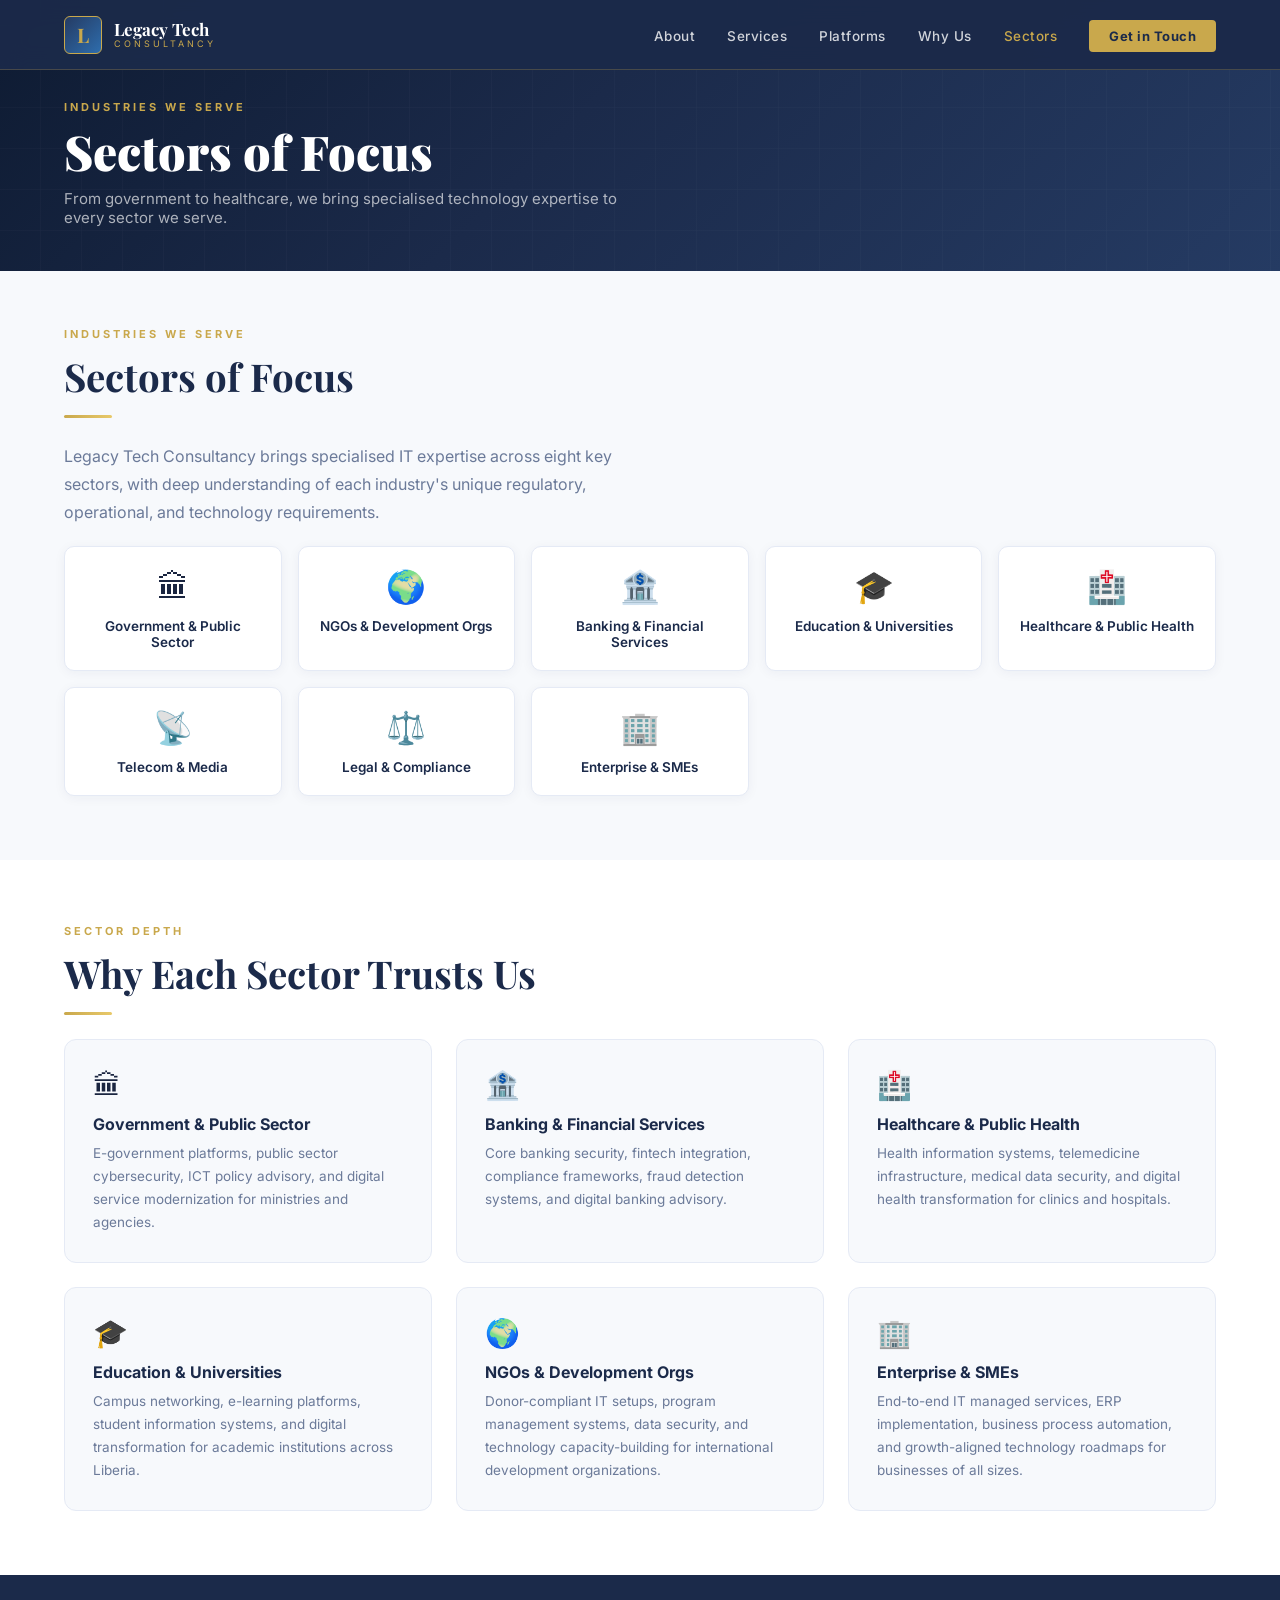
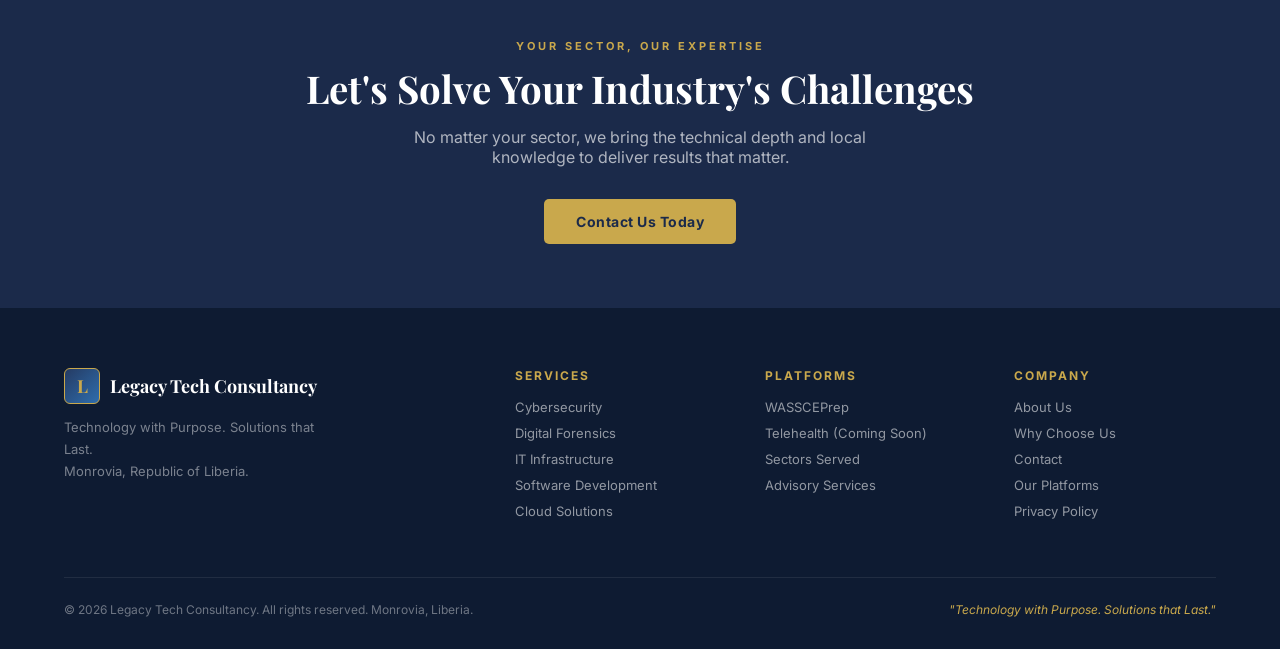
<file: sectors.html>
<!DOCTYPE html>
<html lang="en">
<head>
  <meta charset="UTF-8"/>
  <meta name="viewport" content="width=device-width, initial-scale=1.0"/>
  <title>Sectors | Legacy Tech Consultancy</title>
  <link rel="stylesheet" href="assets/css/styles.css"/>
</head>
<body>

<!-- NAV -->
<nav>
  <a href="index.html" class="nav-logo">
    <div class="nav-logo-icon">L</div>
    <div class="nav-logo-text">
      <div class="brand">Legacy Tech</div>
      <div class="sub">Consultancy</div>
    </div>
  </a>
  <ul class="nav-links">
    <li><a href="about.html">About</a></li>
    <li><a href="services.html">Services</a></li>
    <li><a href="platforms.html">Platforms</a></li>
    <li><a href="why-us.html">Why Us</a></li>
    <li><a href="sectors.html" class="active">Sectors</a></li>
    <li><a href="contact.html" class="nav-cta">Get in Touch</a></li>
  </ul>
  <div class="hamburger" onclick="toggleMenu()">
    <span></span><span></span><span></span>
  </div>
</nav>

<!-- PAGE HEADER -->
<div class="page-header">
  <div class="page-header-inner">
    <div class="page-header-tag">Industries We Serve</div>
    <h1>Sectors of Focus</h1>
    <p>From government to healthcare, we bring specialised technology expertise to every sector we serve.</p>
  </div>
</div>

<!-- SECTORS SECTION -->
<section id="sectors">
  <div class="section-inner">
    <div class="section-tag">Industries We Serve</div>
    <h2>Sectors of Focus</h2>
    <div class="gold-line"></div>
    <p class="section-intro" style="margin-bottom:20px;">Legacy Tech Consultancy brings specialised IT expertise across eight key sectors, with deep understanding of each industry's unique regulatory, operational, and technology requirements.</p>
    <div class="sectors-grid">
      <div class="sector-card fade-up"><div class="sector-icon">🏛</div><div class="sector-name">Government &amp; Public Sector</div></div>
      <div class="sector-card fade-up"><div class="sector-icon">🌍</div><div class="sector-name">NGOs &amp; Development Orgs</div></div>
      <div class="sector-card fade-up"><div class="sector-icon">🏦</div><div class="sector-name">Banking &amp; Financial Services</div></div>
      <div class="sector-card fade-up"><div class="sector-icon">🎓</div><div class="sector-name">Education &amp; Universities</div></div>
      <div class="sector-card fade-up"><div class="sector-icon">🏥</div><div class="sector-name">Healthcare &amp; Public Health</div></div>
      <div class="sector-card fade-up"><div class="sector-icon">📡</div><div class="sector-name">Telecom &amp; Media</div></div>
      <div class="sector-card fade-up"><div class="sector-icon">⚖️</div><div class="sector-name">Legal &amp; Compliance</div></div>
      <div class="sector-card fade-up"><div class="sector-icon">🏢</div><div class="sector-name">Enterprise &amp; SMEs</div></div>
    </div>
  </div>
</section>

<!-- SECTOR DETAIL CARDS -->
<section style="background:#fff;padding:64px 5%;">
  <div class="section-inner">
    <div class="section-tag">Sector Depth</div>
    <h2>Why Each Sector Trusts Us</h2>
    <div class="gold-line"></div>
    <div style="display:grid;grid-template-columns:repeat(auto-fill,minmax(320px,1fr));gap:24px;margin-top:8px;">

      <div class="fade-up" style="background:var(--offwhite);border-radius:12px;padding:28px;border:1px solid #E5EAF5;">
        <div style="font-size:28px;margin-bottom:12px;">🏛</div>
        <div style="font-weight:700;color:var(--navy);font-size:16px;margin-bottom:8px;">Government &amp; Public Sector</div>
        <div style="font-size:13.5px;color:var(--gray);line-height:1.7;">E-government platforms, public sector cybersecurity, ICT policy advisory, and digital service modernization for ministries and agencies.</div>
      </div>

      <div class="fade-up" style="background:var(--offwhite);border-radius:12px;padding:28px;border:1px solid #E5EAF5;">
        <div style="font-size:28px;margin-bottom:12px;">🏦</div>
        <div style="font-weight:700;color:var(--navy);font-size:16px;margin-bottom:8px;">Banking &amp; Financial Services</div>
        <div style="font-size:13.5px;color:var(--gray);line-height:1.7;">Core banking security, fintech integration, compliance frameworks, fraud detection systems, and digital banking advisory.</div>
      </div>

      <div class="fade-up" style="background:var(--offwhite);border-radius:12px;padding:28px;border:1px solid #E5EAF5;">
        <div style="font-size:28px;margin-bottom:12px;">🏥</div>
        <div style="font-weight:700;color:var(--navy);font-size:16px;margin-bottom:8px;">Healthcare &amp; Public Health</div>
        <div style="font-size:13.5px;color:var(--gray);line-height:1.7;">Health information systems, telemedicine infrastructure, medical data security, and digital health transformation for clinics and hospitals.</div>
      </div>

      <div class="fade-up" style="background:var(--offwhite);border-radius:12px;padding:28px;border:1px solid #E5EAF5;">
        <div style="font-size:28px;margin-bottom:12px;">🎓</div>
        <div style="font-weight:700;color:var(--navy);font-size:16px;margin-bottom:8px;">Education &amp; Universities</div>
        <div style="font-size:13.5px;color:var(--gray);line-height:1.7;">Campus networking, e-learning platforms, student information systems, and digital transformation for academic institutions across Liberia.</div>
      </div>

      <div class="fade-up" style="background:var(--offwhite);border-radius:12px;padding:28px;border:1px solid #E5EAF5;">
        <div style="font-size:28px;margin-bottom:12px;">🌍</div>
        <div style="font-weight:700;color:var(--navy);font-size:16px;margin-bottom:8px;">NGOs &amp; Development Orgs</div>
        <div style="font-size:13.5px;color:var(--gray);line-height:1.7;">Donor-compliant IT setups, program management systems, data security, and technology capacity-building for international development organizations.</div>
      </div>

      <div class="fade-up" style="background:var(--offwhite);border-radius:12px;padding:28px;border:1px solid #E5EAF5;">
        <div style="font-size:28px;margin-bottom:12px;">🏢</div>
        <div style="font-weight:700;color:var(--navy);font-size:16px;margin-bottom:8px;">Enterprise &amp; SMEs</div>
        <div style="font-size:13.5px;color:var(--gray);line-height:1.7;">End-to-end IT managed services, ERP implementation, business process automation, and growth-aligned technology roadmaps for businesses of all sizes.</div>
      </div>

    </div>
  </div>
</section>

<!-- CTA STRIP -->
<section style="background:var(--navy);padding:64px 5%;text-align:center;">
  <div class="section-inner">
    <div style="font-size:11px;font-weight:700;color:var(--gold);letter-spacing:3px;text-transform:uppercase;margin-bottom:12px;">Your Sector, Our Expertise</div>
    <h2 style="color:#fff;margin-bottom:16px;">Let's Solve Your Industry's Challenges</h2>
    <p style="color:rgba(255,255,255,0.65);font-size:16px;max-width:520px;margin:0 auto 32px;">No matter your sector, we bring the technical depth and local knowledge to deliver results that matter.</p>
    <a href="contact.html" class="btn-primary">Contact Us Today</a>
  </div>
</section>

<!-- FOOTER -->
<footer>
  <div class="footer-inner">
    <div class="footer-top">
      <div class="footer-brand">
        <div style="display:flex;align-items:center;gap:10px;margin-bottom:8px;">
          <div style="width:36px;height:36px;background:linear-gradient(135deg,var(--navy2),var(--blue));border:1.5px solid var(--gold);border-radius:6px;display:flex;align-items:center;justify-content:center;font-family:'Playfair Display',serif;font-size:18px;font-weight:700;color:var(--gold);">L</div>
          <div style="font-family:'Playfair Display',serif;font-size:18px;font-weight:700;color:#fff;">Legacy Tech Consultancy</div>
        </div>
        <div class="tagline">Technology with Purpose. Solutions that Last.<br/>Monrovia, Republic of Liberia.</div>
      </div>
      <div class="footer-col">
        <h4>Services</h4>
        <a href="services.html">Cybersecurity</a>
        <a href="services.html">Digital Forensics</a>
        <a href="services.html">IT Infrastructure</a>
        <a href="services.html">Software Development</a>
        <a href="services.html">Cloud Solutions</a>
      </div>
      <div class="footer-col">
        <h4>Platforms</h4>
        <a href="https://wassceprep.netlify.app/" target="_blank">WASSCEPrep</a>
        <a href="platforms.html">Telehealth (Coming Soon)</a>
        <a href="sectors.html">Sectors Served</a>
        <a href="services.html">Advisory Services</a>
      </div>
      <div class="footer-col">
        <h4>Company</h4>
        <a href="about.html">About Us</a>
        <a href="why-us.html">Why Choose Us</a>
        <a href="contact.html">Contact</a>
        <a href="platforms.html">Our Platforms</a>
        <a href="#">Privacy Policy</a>
      </div>
    </div>
    <div class="footer-bottom">
      <div class="copy">&copy; 2026 Legacy Tech Consultancy. All rights reserved. Monrovia, Liberia.</div>
      <div style="color:var(--gold);font-size:12px;font-style:italic;">"Technology with Purpose. Solutions that Last."</div>
    </div>
  </div>
</footer>

<script src="assets/js/main.js"></script>
</body>
</html>
</file>
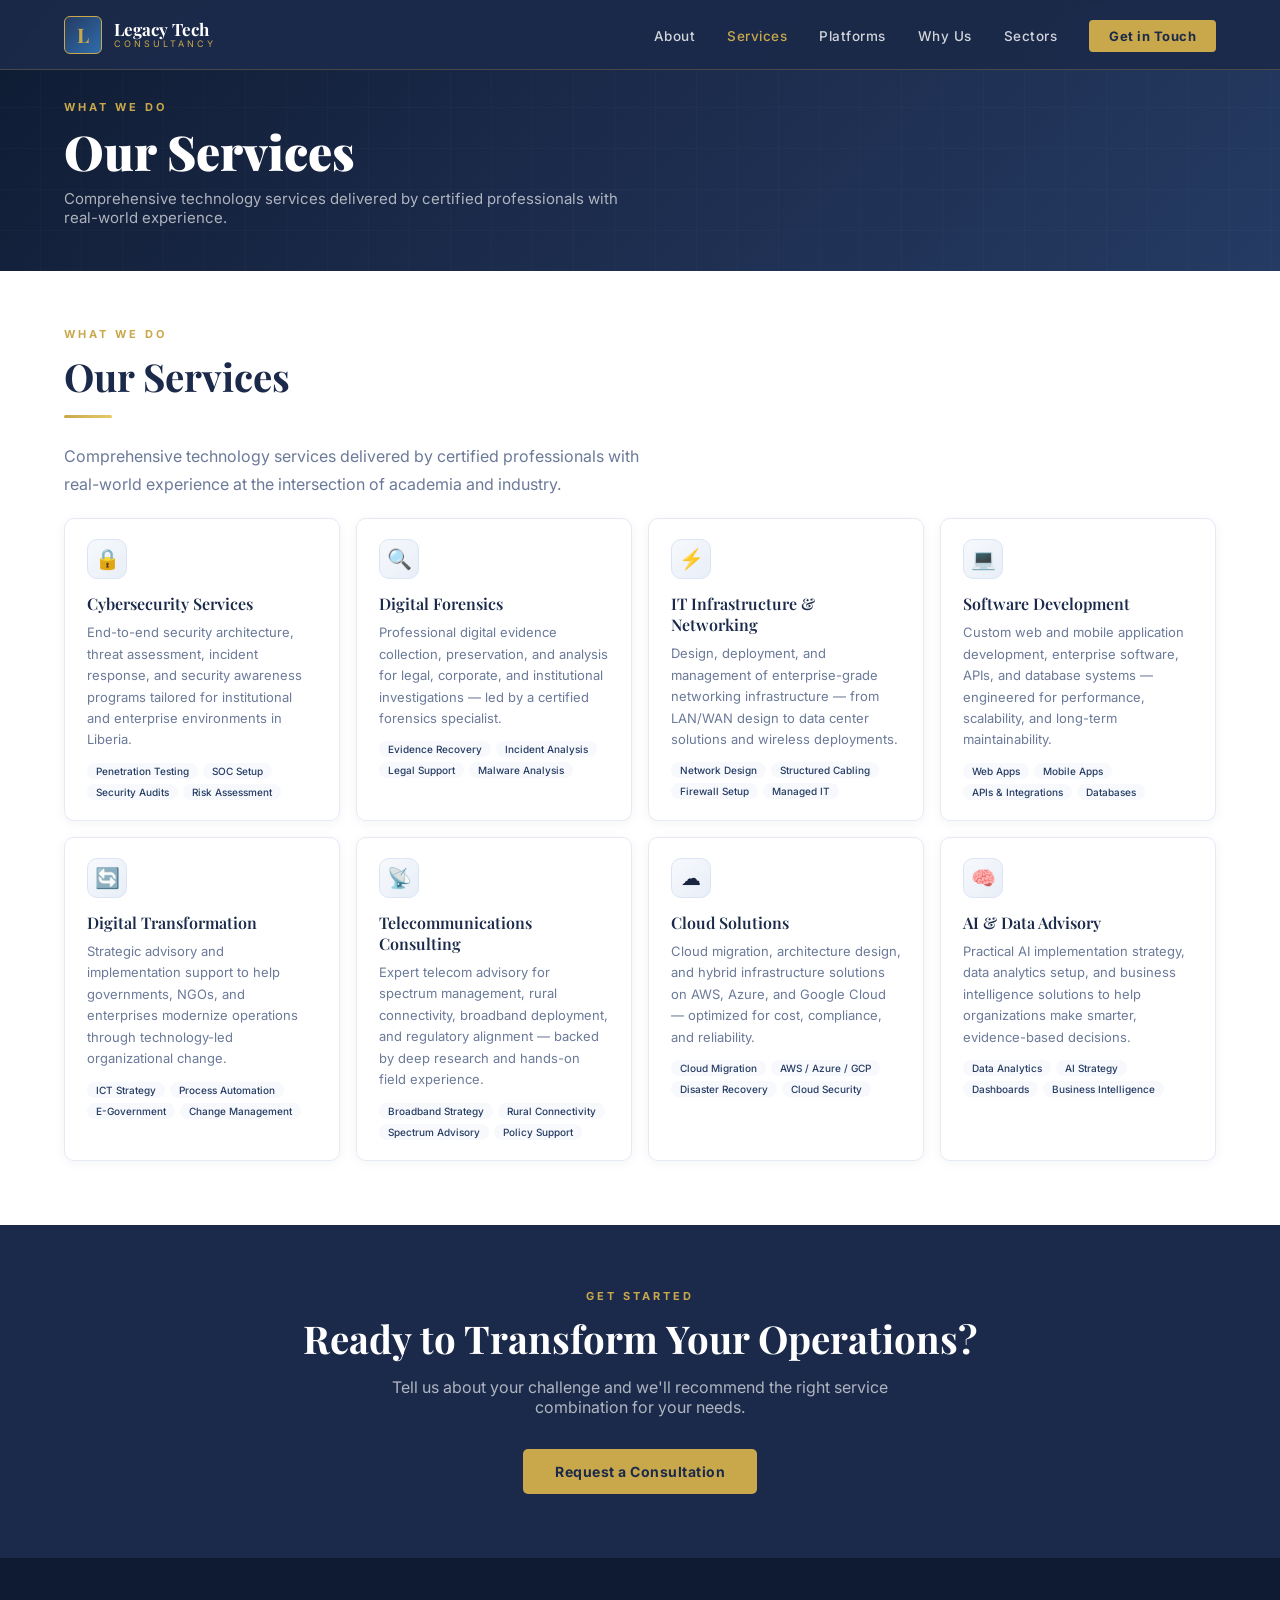
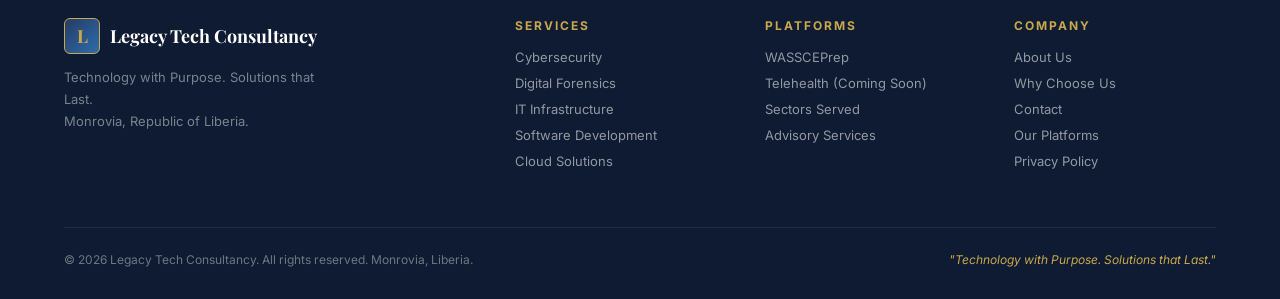
<file: services.html>
<!DOCTYPE html>
<html lang="en">
<head>
  <meta charset="UTF-8"/>
  <meta name="viewport" content="width=device-width, initial-scale=1.0"/>
  <title>Services | Legacy Tech Consultancy</title>
  <link rel="stylesheet" href="assets/css/styles.css"/>
</head>
<body>

<!-- NAV -->
<nav>
  <a href="index.html" class="nav-logo">
    <div class="nav-logo-icon">L</div>
    <div class="nav-logo-text">
      <div class="brand">Legacy Tech</div>
      <div class="sub">Consultancy</div>
    </div>
  </a>
  <ul class="nav-links">
    <li><a href="about.html">About</a></li>
    <li><a href="services.html" class="active">Services</a></li>
    <li><a href="platforms.html">Platforms</a></li>
    <li><a href="why-us.html">Why Us</a></li>
    <li><a href="sectors.html">Sectors</a></li>
    <li><a href="contact.html" class="nav-cta">Get in Touch</a></li>
  </ul>
  <div class="hamburger" onclick="toggleMenu()">
    <span></span><span></span><span></span>
  </div>
</nav>

<!-- PAGE HEADER -->
<div class="page-header">
  <div class="page-header-inner">
    <div class="page-header-tag">What We Do</div>
    <h1>Our Services</h1>
    <p>Comprehensive technology services delivered by certified professionals with real-world experience.</p>
  </div>
</div>

<!-- SERVICES SECTION -->
<section id="services">
  <div class="section-inner">
    <div class="section-tag">What We Do</div>
    <h2>Our Services</h2>
    <div class="gold-line"></div>
    <p class="section-intro" style="margin-bottom:20px;">Comprehensive technology services delivered by certified professionals with real-world experience at the intersection of academia and industry.</p>
    <div class="services-grid">

      <div class="service-card fade-up">
        <div class="svc-icon-wrap">🔒</div>
        <div class="svc-name">Cybersecurity Services</div>
        <div class="svc-desc">End-to-end security architecture, threat assessment, incident response, and security awareness programs tailored for institutional and enterprise environments in Liberia.</div>
        <div class="svc-tags">
          <span class="svc-tag">Penetration Testing</span>
          <span class="svc-tag">SOC Setup</span>
          <span class="svc-tag">Security Audits</span>
          <span class="svc-tag">Risk Assessment</span>
        </div>
      </div>

      <div class="service-card fade-up">
        <div class="svc-icon-wrap">🔍</div>
        <div class="svc-name">Digital Forensics</div>
        <div class="svc-desc">Professional digital evidence collection, preservation, and analysis for legal, corporate, and institutional investigations — led by a certified forensics specialist.</div>
        <div class="svc-tags">
          <span class="svc-tag">Evidence Recovery</span>
          <span class="svc-tag">Incident Analysis</span>
          <span class="svc-tag">Legal Support</span>
          <span class="svc-tag">Malware Analysis</span>
        </div>
      </div>

      <div class="service-card fade-up">
        <div class="svc-icon-wrap">⚡</div>
        <div class="svc-name">IT Infrastructure &amp; Networking</div>
        <div class="svc-desc">Design, deployment, and management of enterprise-grade networking infrastructure — from LAN/WAN design to data center solutions and wireless deployments.</div>
        <div class="svc-tags">
          <span class="svc-tag">Network Design</span>
          <span class="svc-tag">Structured Cabling</span>
          <span class="svc-tag">Firewall Setup</span>
          <span class="svc-tag">Managed IT</span>
        </div>
      </div>

      <div class="service-card fade-up">
        <div class="svc-icon-wrap">💻</div>
        <div class="svc-name">Software Development</div>
        <div class="svc-desc">Custom web and mobile application development, enterprise software, APIs, and database systems — engineered for performance, scalability, and long-term maintainability.</div>
        <div class="svc-tags">
          <span class="svc-tag">Web Apps</span>
          <span class="svc-tag">Mobile Apps</span>
          <span class="svc-tag">APIs &amp; Integrations</span>
          <span class="svc-tag">Databases</span>
        </div>
      </div>

      <div class="service-card fade-up">
        <div class="svc-icon-wrap">🔄</div>
        <div class="svc-name">Digital Transformation</div>
        <div class="svc-desc">Strategic advisory and implementation support to help governments, NGOs, and enterprises modernize operations through technology-led organizational change.</div>
        <div class="svc-tags">
          <span class="svc-tag">ICT Strategy</span>
          <span class="svc-tag">Process Automation</span>
          <span class="svc-tag">E-Government</span>
          <span class="svc-tag">Change Management</span>
        </div>
      </div>

      <div class="service-card fade-up">
        <div class="svc-icon-wrap">📡</div>
        <div class="svc-name">Telecommunications Consulting</div>
        <div class="svc-desc">Expert telecom advisory for spectrum management, rural connectivity, broadband deployment, and regulatory alignment — backed by deep research and hands-on field experience.</div>
        <div class="svc-tags">
          <span class="svc-tag">Broadband Strategy</span>
          <span class="svc-tag">Rural Connectivity</span>
          <span class="svc-tag">Spectrum Advisory</span>
          <span class="svc-tag">Policy Support</span>
        </div>
      </div>

      <div class="service-card fade-up">
        <div class="svc-icon-wrap">☁</div>
        <div class="svc-name">Cloud Solutions</div>
        <div class="svc-desc">Cloud migration, architecture design, and hybrid infrastructure solutions on AWS, Azure, and Google Cloud — optimized for cost, compliance, and reliability.</div>
        <div class="svc-tags">
          <span class="svc-tag">Cloud Migration</span>
          <span class="svc-tag">AWS / Azure / GCP</span>
          <span class="svc-tag">Disaster Recovery</span>
          <span class="svc-tag">Cloud Security</span>
        </div>
      </div>

      <div class="service-card fade-up">
        <div class="svc-icon-wrap">🧠</div>
        <div class="svc-name">AI &amp; Data Advisory</div>
        <div class="svc-desc">Practical AI implementation strategy, data analytics setup, and business intelligence solutions to help organizations make smarter, evidence-based decisions.</div>
        <div class="svc-tags">
          <span class="svc-tag">Data Analytics</span>
          <span class="svc-tag">AI Strategy</span>
          <span class="svc-tag">Dashboards</span>
          <span class="svc-tag">Business Intelligence</span>
        </div>
      </div>

    </div>
  </div>
</section>

<!-- CTA STRIP -->
<section style="background:var(--navy);padding:64px 5%;text-align:center;">
  <div class="section-inner">
    <div style="font-size:11px;font-weight:700;color:var(--gold);letter-spacing:3px;text-transform:uppercase;margin-bottom:12px;">Get Started</div>
    <h2 style="color:#fff;margin-bottom:16px;">Ready to Transform Your Operations?</h2>
    <p style="color:rgba(255,255,255,0.65);font-size:16px;max-width:520px;margin:0 auto 32px;">Tell us about your challenge and we'll recommend the right service combination for your needs.</p>
    <a href="contact.html" class="btn-primary">Request a Consultation</a>
  </div>
</section>

<!-- FOOTER -->
<footer>
  <div class="footer-inner">
    <div class="footer-top">
      <div class="footer-brand">
        <div style="display:flex;align-items:center;gap:10px;margin-bottom:8px;">
          <div style="width:36px;height:36px;background:linear-gradient(135deg,var(--navy2),var(--blue));border:1.5px solid var(--gold);border-radius:6px;display:flex;align-items:center;justify-content:center;font-family:'Playfair Display',serif;font-size:18px;font-weight:700;color:var(--gold);">L</div>
          <div style="font-family:'Playfair Display',serif;font-size:18px;font-weight:700;color:#fff;">Legacy Tech Consultancy</div>
        </div>
        <div class="tagline">Technology with Purpose. Solutions that Last.<br/>Monrovia, Republic of Liberia.</div>
      </div>
      <div class="footer-col">
        <h4>Services</h4>
        <a href="services.html">Cybersecurity</a>
        <a href="services.html">Digital Forensics</a>
        <a href="services.html">IT Infrastructure</a>
        <a href="services.html">Software Development</a>
        <a href="services.html">Cloud Solutions</a>
      </div>
      <div class="footer-col">
        <h4>Platforms</h4>
        <a href="https://wassceprep.netlify.app/" target="_blank">WASSCEPrep</a>
        <a href="platforms.html">Telehealth (Coming Soon)</a>
        <a href="sectors.html">Sectors Served</a>
        <a href="services.html">Advisory Services</a>
      </div>
      <div class="footer-col">
        <h4>Company</h4>
        <a href="about.html">About Us</a>
        <a href="why-us.html">Why Choose Us</a>
        <a href="contact.html">Contact</a>
        <a href="platforms.html">Our Platforms</a>
        <a href="#">Privacy Policy</a>
      </div>
    </div>
    <div class="footer-bottom">
      <div class="copy">&copy; 2026 Legacy Tech Consultancy. All rights reserved. Monrovia, Liberia.</div>
      <div style="color:var(--gold);font-size:12px;font-style:italic;">"Technology with Purpose. Solutions that Last."</div>
    </div>
  </div>
</footer>

<script src="assets/js/main.js"></script>
</body>
</html>
</file>
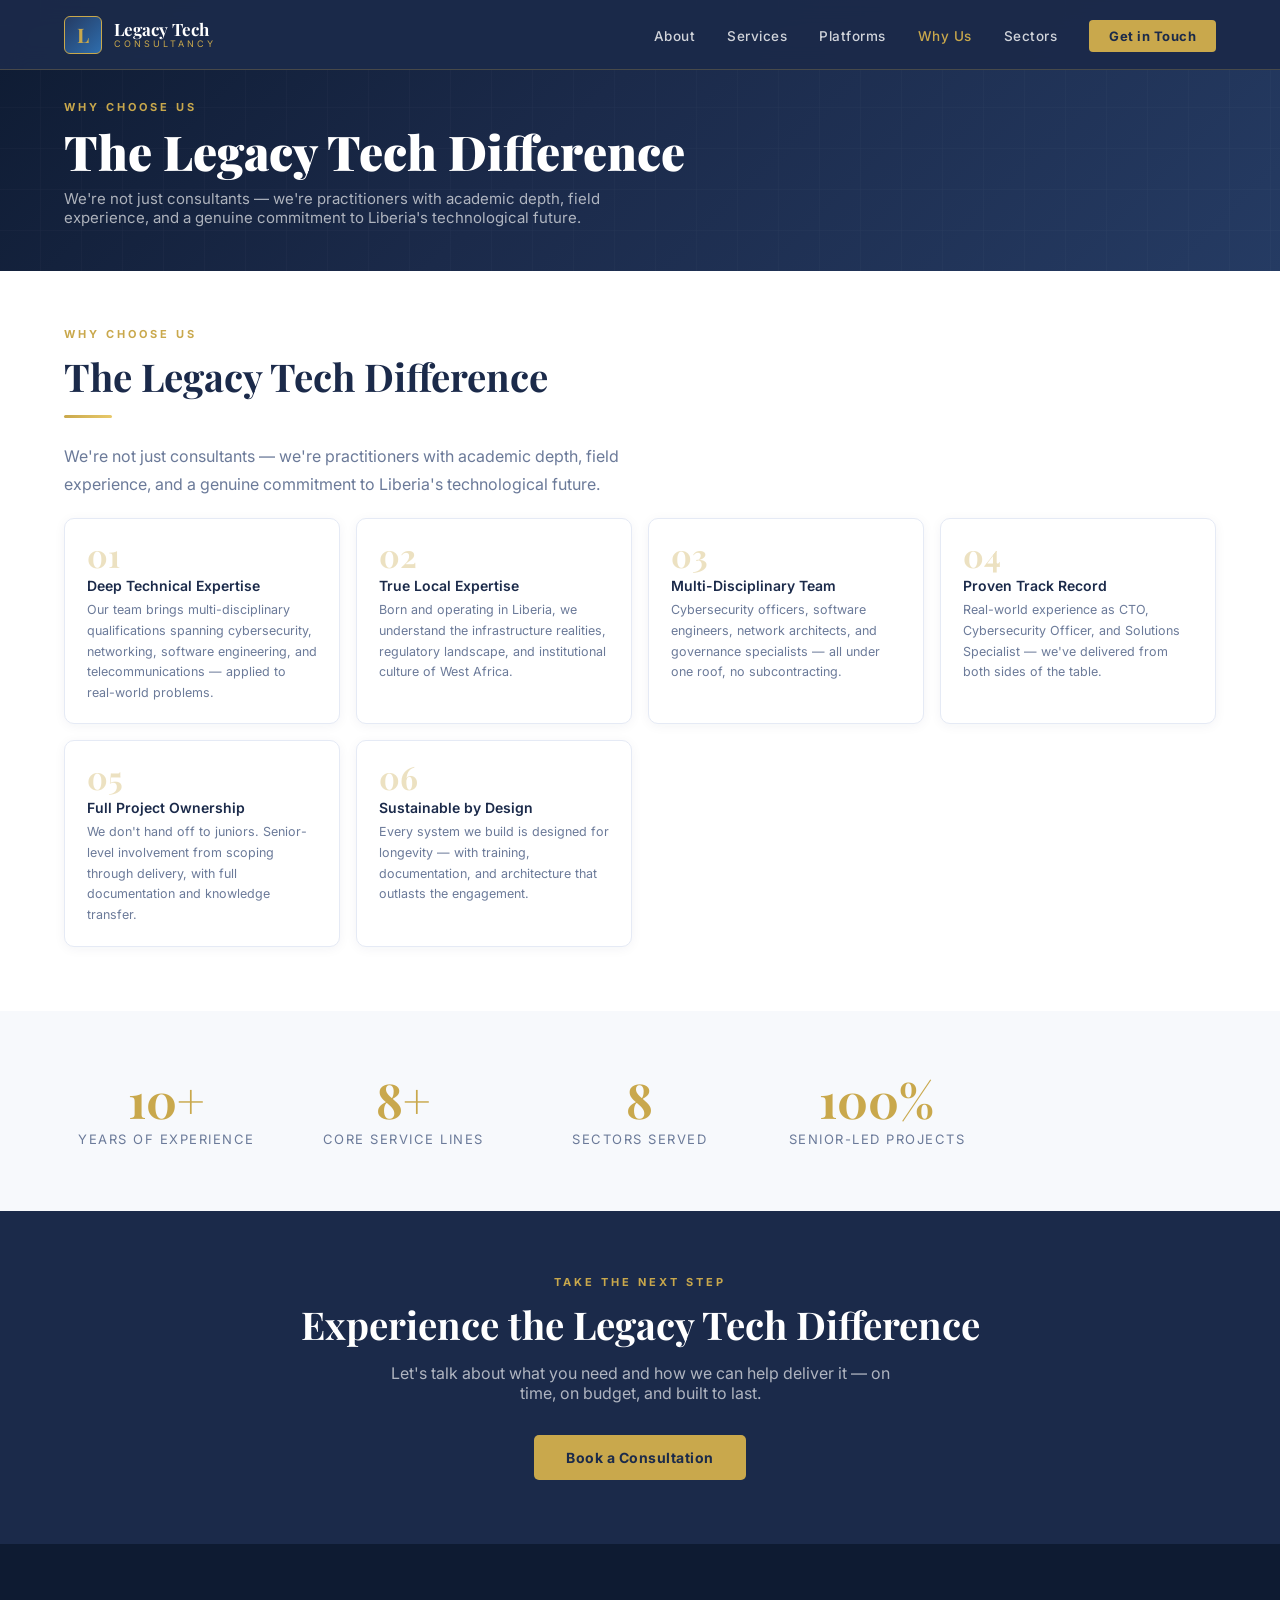
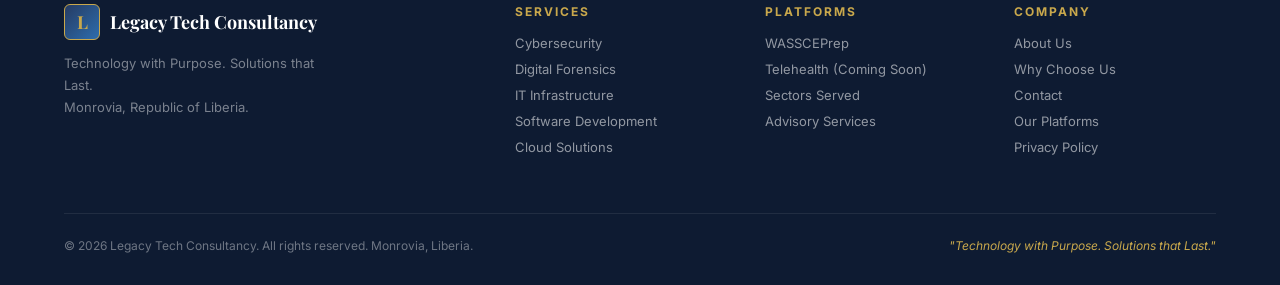
<file: why-us.html>
<!DOCTYPE html>
<html lang="en">
<head>
  <meta charset="UTF-8"/>
  <meta name="viewport" content="width=device-width, initial-scale=1.0"/>
  <title>Why Choose Us | Legacy Tech Consultancy</title>
  <link rel="stylesheet" href="assets/css/styles.css"/>
</head>
<body>

<!-- NAV -->
<nav>
  <a href="index.html" class="nav-logo">
    <div class="nav-logo-icon">L</div>
    <div class="nav-logo-text">
      <div class="brand">Legacy Tech</div>
      <div class="sub">Consultancy</div>
    </div>
  </a>
  <ul class="nav-links">
    <li><a href="about.html">About</a></li>
    <li><a href="services.html">Services</a></li>
    <li><a href="platforms.html">Platforms</a></li>
    <li><a href="why-us.html" class="active">Why Us</a></li>
    <li><a href="sectors.html">Sectors</a></li>
    <li><a href="contact.html" class="nav-cta">Get in Touch</a></li>
  </ul>
  <div class="hamburger" onclick="toggleMenu()">
    <span></span><span></span><span></span>
  </div>
</nav>

<!-- PAGE HEADER -->
<div class="page-header">
  <div class="page-header-inner">
    <div class="page-header-tag">Why Choose Us</div>
    <h1>The Legacy Tech Difference</h1>
    <p>We're not just consultants — we're practitioners with academic depth, field experience, and a genuine commitment to Liberia's technological future.</p>
  </div>
</div>

<!-- WHY US SECTION — white background -->
<section id="why">
  <div class="section-inner">
    <div class="section-tag">Why Choose Us</div>
    <h2>The Legacy Tech Difference</h2>
    <div class="gold-line"></div>
    <p class="section-intro" style="margin-bottom:20px;">We're not just consultants — we're practitioners with academic depth, field experience, and a genuine commitment to Liberia's technological future.</p>
    <div class="why-grid">

      <div class="why-card fade-up">
        <div class="why-num">01</div>
        <div class="why-title">Deep Technical Expertise</div>
        <div class="why-desc">Our team brings multi-disciplinary qualifications spanning cybersecurity, networking, software engineering, and telecommunications — applied to real-world problems.</div>
      </div>

      <div class="why-card fade-up">
        <div class="why-num">02</div>
        <div class="why-title">True Local Expertise</div>
        <div class="why-desc">Born and operating in Liberia, we understand the infrastructure realities, regulatory landscape, and institutional culture of West Africa.</div>
      </div>

      <div class="why-card fade-up">
        <div class="why-num">03</div>
        <div class="why-title">Multi-Disciplinary Team</div>
        <div class="why-desc">Cybersecurity officers, software engineers, network architects, and governance specialists — all under one roof, no subcontracting.</div>
      </div>

      <div class="why-card fade-up">
        <div class="why-num">04</div>
        <div class="why-title">Proven Track Record</div>
        <div class="why-desc">Real-world experience as CTO, Cybersecurity Officer, and Solutions Specialist — we've delivered from both sides of the table.</div>
      </div>

      <div class="why-card fade-up">
        <div class="why-num">05</div>
        <div class="why-title">Full Project Ownership</div>
        <div class="why-desc">We don't hand off to juniors. Senior-level involvement from scoping through delivery, with full documentation and knowledge transfer.</div>
      </div>

      <div class="why-card fade-up">
        <div class="why-num">06</div>
        <div class="why-title">Sustainable by Design</div>
        <div class="why-desc">Every system we build is designed for longevity — with training, documentation, and architecture that outlasts the engagement.</div>
      </div>

    </div>
  </div>
</section>

<!-- STATS STRIP -->
<section style="background:var(--offwhite);padding:64px 5%;">
  <div class="section-inner" style="display:grid;grid-template-columns:repeat(auto-fill,minmax(200px,1fr));gap:32px;text-align:center;">
    <div class="fade-up">
      <div style="font-family:'Playfair Display',serif;font-size:48px;font-weight:700;color:var(--gold);line-height:1;">10+</div>
      <div style="font-size:13px;color:var(--gray);letter-spacing:1.5px;text-transform:uppercase;margin-top:8px;">Years of Experience</div>
    </div>
    <div class="fade-up">
      <div style="font-family:'Playfair Display',serif;font-size:48px;font-weight:700;color:var(--gold);line-height:1;">8+</div>
      <div style="font-size:13px;color:var(--gray);letter-spacing:1.5px;text-transform:uppercase;margin-top:8px;">Core Service Lines</div>
    </div>
    <div class="fade-up">
      <div style="font-family:'Playfair Display',serif;font-size:48px;font-weight:700;color:var(--gold);line-height:1;">8</div>
      <div style="font-size:13px;color:var(--gray);letter-spacing:1.5px;text-transform:uppercase;margin-top:8px;">Sectors Served</div>
    </div>
    <div class="fade-up">
      <div style="font-family:'Playfair Display',serif;font-size:48px;font-weight:700;color:var(--gold);line-height:1;">100%</div>
      <div style="font-size:13px;color:var(--gray);letter-spacing:1.5px;text-transform:uppercase;margin-top:8px;">Senior-Led Projects</div>
    </div>
  </div>
</section>

<!-- CTA STRIP -->
<section style="background:var(--navy);padding:64px 5%;text-align:center;">
  <div class="section-inner">
    <div style="font-size:11px;font-weight:700;color:var(--gold);letter-spacing:3px;text-transform:uppercase;margin-bottom:12px;">Take the Next Step</div>
    <h2 style="color:#fff;margin-bottom:16px;">Experience the Legacy Tech Difference</h2>
    <p style="color:rgba(255,255,255,0.65);font-size:16px;max-width:520px;margin:0 auto 32px;">Let's talk about what you need and how we can help deliver it — on time, on budget, and built to last.</p>
    <a href="contact.html" class="btn-primary">Book a Consultation</a>
  </div>
</section>

<!-- FOOTER -->
<footer>
  <div class="footer-inner">
    <div class="footer-top">
      <div class="footer-brand">
        <div style="display:flex;align-items:center;gap:10px;margin-bottom:8px;">
          <div style="width:36px;height:36px;background:linear-gradient(135deg,var(--navy2),var(--blue));border:1.5px solid var(--gold);border-radius:6px;display:flex;align-items:center;justify-content:center;font-family:'Playfair Display',serif;font-size:18px;font-weight:700;color:var(--gold);">L</div>
          <div style="font-family:'Playfair Display',serif;font-size:18px;font-weight:700;color:#fff;">Legacy Tech Consultancy</div>
        </div>
        <div class="tagline">Technology with Purpose. Solutions that Last.<br/>Monrovia, Republic of Liberia.</div>
      </div>
      <div class="footer-col">
        <h4>Services</h4>
        <a href="services.html">Cybersecurity</a>
        <a href="services.html">Digital Forensics</a>
        <a href="services.html">IT Infrastructure</a>
        <a href="services.html">Software Development</a>
        <a href="services.html">Cloud Solutions</a>
      </div>
      <div class="footer-col">
        <h4>Platforms</h4>
        <a href="https://wassceprep.netlify.app/" target="_blank">WASSCEPrep</a>
        <a href="platforms.html">Telehealth (Coming Soon)</a>
        <a href="sectors.html">Sectors Served</a>
        <a href="services.html">Advisory Services</a>
      </div>
      <div class="footer-col">
        <h4>Company</h4>
        <a href="about.html">About Us</a>
        <a href="why-us.html">Why Choose Us</a>
        <a href="contact.html">Contact</a>
        <a href="platforms.html">Our Platforms</a>
        <a href="#">Privacy Policy</a>
      </div>
    </div>
    <div class="footer-bottom">
      <div class="copy">&copy; 2026 Legacy Tech Consultancy. All rights reserved. Monrovia, Liberia.</div>
      <div style="color:var(--gold);font-size:12px;font-style:italic;">"Technology with Purpose. Solutions that Last."</div>
    </div>
  </div>
</footer>

<script src="assets/js/main.js"></script>
</body>
</html>
</file>
<file: assets/css/styles.css>
/* ============================================================
   LEGACY TECH CONSULTANCY — SHARED STYLESHEET
   ============================================================ */

@import url('https://fonts.googleapis.com/css2?family=Playfair+Display:wght@400;600;700;900&family=Inter:wght@300;400;500;600;700&display=swap');

:root {
  --navy:    #1B2A4A;
  --navy2:   #253B63;
  --gold:    #C9A84C;
  --gold2:   #E8C96A;
  --blue:    #2E6DAD;
  --blue2:   #4A90D9;
  --white:   #FFFFFF;
  --offwhite:#F7F9FC;
  --gray:    #6B7A99;
  --dark:    #0E1B32;
  --text:    #1A2540;
}

*  { margin: 0; padding: 0; box-sizing: border-box; }
html { scroll-behavior: smooth; }
body { font-family: 'Inter', sans-serif; color: var(--text); background: #fff; overflow-x: hidden; }

/* ── NAV ──────────────────────────────────────────────────── */
nav {
  position: fixed; top: 0; left: 0; right: 0; z-index: 999;
  padding: 0 5%;
  background: rgba(27,42,74,0.97);
  backdrop-filter: blur(12px);
  display: flex; align-items: center; justify-content: space-between;
  height: 70px;
  border-bottom: 1px solid rgba(201,168,76,0.25);
}
.nav-logo { display: flex; align-items: center; gap: 12px; text-decoration: none; }
.nav-logo-icon {
  width: 38px; height: 38px;
  background: linear-gradient(135deg, var(--navy2), var(--blue));
  border: 1.5px solid var(--gold); border-radius: 6px;
  display: flex; align-items: center; justify-content: center;
  font-family: 'Playfair Display', serif; font-size: 20px; font-weight: 700; color: var(--gold);
}
.nav-logo-text .brand { font-family: 'Playfair Display', serif; font-size: 17px; font-weight: 700; color: #fff; line-height: 1.1; }
.nav-logo-text .sub { font-size: 9px; letter-spacing: 3px; color: var(--gold); text-transform: uppercase; }
.nav-links { display: flex; align-items: center; gap: 32px; list-style: none; }
.nav-links a { color: rgba(255,255,255,0.8); text-decoration: none; font-size: 13.5px; font-weight: 500; letter-spacing: 0.5px; transition: color 0.2s; }
.nav-links a:hover, .nav-links a.active { color: var(--gold); }
.nav-cta { background: var(--gold); color: var(--navy) !important; padding: 8px 20px; border-radius: 4px; font-weight: 700 !important; font-size: 13px !important; }
.nav-cta:hover { background: var(--gold2) !important; color: var(--navy) !important; }
.hamburger { display: none; flex-direction: column; gap: 5px; cursor: pointer; padding: 5px; }
.hamburger span { width: 24px; height: 2px; background: #fff; border-radius: 2px; transition: 0.3s; }

/* ── PAGE HEADER (inner pages) ───────────────────────────── */
.page-header + section, .page-header + div + section { padding-top: 56px; }
.page-header {
  min-height: 220px;
  background: linear-gradient(135deg, var(--dark) 0%, var(--navy) 45%, var(--navy2) 100%);
  display: flex; align-items: center;
  padding: 100px 5% 44px;
  position: relative; overflow: hidden;
}
.page-header::before {
  content: '';
  position: absolute; inset: 0; opacity: 0.04;
  background-image:
    repeating-linear-gradient(0deg, transparent, transparent 40px, rgba(255,255,255,0.5) 40px, rgba(255,255,255,0.5) 41px),
    repeating-linear-gradient(90deg, transparent, transparent 40px, rgba(255,255,255,0.5) 40px, rgba(255,255,255,0.5) 41px);
}
.page-header-inner { max-width: 1200px; margin: 0 auto; width: 100%; position: relative; z-index: 2; }
.page-header-tag { font-size: 11px; font-weight: 700; color: var(--gold); letter-spacing: 3px; text-transform: uppercase; margin-bottom: 10px; }
.page-header h1 { font-family: 'Playfair Display', serif; font-size: clamp(28px, 4vw, 48px); font-weight: 900; color: #fff; line-height: 1.15; }
.page-header p { font-size: 15px; color: rgba(255,255,255,0.65); margin-top: 10px; max-width: 560px; }

/* ── HERO (homepage) ──────────────────────────────────────── */
#hero {
  min-height: 100vh;
  background: linear-gradient(135deg, var(--dark) 0%, var(--navy) 45%, var(--navy2) 100%);
  display: flex; align-items: center;
  position: relative; overflow: hidden;
  padding-top: 70px;
}
.hero-bg-pattern {
  position: absolute; inset: 0; opacity: 0.04;
  background-image:
    repeating-linear-gradient(0deg, transparent, transparent 40px, rgba(255,255,255,0.5) 40px, rgba(255,255,255,0.5) 41px),
    repeating-linear-gradient(90deg, transparent, transparent 40px, rgba(255,255,255,0.5) 40px, rgba(255,255,255,0.5) 41px);
}
.hero-glow  { position: absolute; top: -20%; right: -10%; width: 60%; height: 100%; background: radial-gradient(ellipse at center, rgba(74,144,217,0.15) 0%, transparent 70%); pointer-events: none; }
.hero-glow2 { position: absolute; bottom: -20%; left: -5%; width: 40%; height: 70%; background: radial-gradient(ellipse at center, rgba(201,168,76,0.08) 0%, transparent 70%); pointer-events: none; }
.hero-content { position: relative; z-index: 2; max-width: 1200px; margin: 0 auto; padding: 0 5%; display: grid; grid-template-columns: 1fr 1fr; gap: 60px; align-items: center; }
.hero-tag { display: inline-flex; align-items: center; gap: 8px; background: rgba(201,168,76,0.15); border: 1px solid rgba(201,168,76,0.4); border-radius: 20px; padding: 6px 16px; margin-bottom: 24px; }
.hero-tag span { font-size: 11px; font-weight: 600; color: var(--gold); letter-spacing: 2px; text-transform: uppercase; }
.hero-tag::before { content: ''; width: 6px; height: 6px; background: var(--gold); border-radius: 50%; animation: pulse 2s infinite; }
@keyframes pulse { 0%,100%{opacity:1;} 50%{opacity:0.4;} }
h1.hero-h1 { font-family: 'Playfair Display', serif; font-size: clamp(36px, 4.5vw, 58px); font-weight: 900; color: #fff; line-height: 1.15; margin-bottom: 20px; }
h1.hero-h1 .accent { color: var(--gold); }
.hero-desc { font-size: 16px; color: rgba(255,255,255,0.7); line-height: 1.75; margin-bottom: 36px; max-width: 520px; }
.hero-buttons { display: flex; gap: 16px; flex-wrap: wrap; }
.btn-primary { background: var(--gold); color: var(--navy); padding: 14px 32px; border-radius: 5px; text-decoration: none; font-weight: 700; font-size: 14px; letter-spacing: 0.5px; transition: all 0.25s; border: none; cursor: pointer; display: inline-block; }
.btn-primary:hover { background: var(--gold2); transform: translateY(-2px); box-shadow: 0 8px 24px rgba(201,168,76,0.35); }
.btn-secondary { background: transparent; color: #fff; padding: 14px 32px; border-radius: 5px; text-decoration: none; font-weight: 600; font-size: 14px; border: 1.5px solid rgba(255,255,255,0.4); transition: all 0.25s; display: inline-block; }
.btn-secondary:hover { border-color: var(--gold); color: var(--gold); }
.hero-stats { display: grid; grid-template-columns: repeat(3,1fr); gap: 24px; margin-top: 48px; }
.stat { text-align: center; }
.stat-num { font-family: 'Playfair Display', serif; font-size: 36px; font-weight: 700; color: var(--gold); line-height: 1; }
.stat-label { font-size: 11px; color: rgba(255,255,255,0.55); letter-spacing: 1.5px; text-transform: uppercase; margin-top: 4px; }
.hero-visual { position: relative; }
.hero-card { background: rgba(255,255,255,0.05); border: 1px solid rgba(255,255,255,0.12); border-radius: 16px; padding: 32px; backdrop-filter: blur(10px); }
.hero-card-title { font-size: 13px; color: var(--gold); font-weight: 600; letter-spacing: 2px; text-transform: uppercase; margin-bottom: 20px; }
.service-pill { display: flex; align-items: center; gap: 12px; padding: 12px 16px; background: rgba(255,255,255,0.04); border: 1px solid rgba(255,255,255,0.08); border-radius: 8px; margin-bottom: 10px; transition: all 0.2s; }
.service-pill:hover { background: rgba(201,168,76,0.1); border-color: rgba(201,168,76,0.3); }
.pill-icon { width: 32px; height: 32px; border-radius: 6px; display: flex; align-items: center; justify-content: center; font-size: 16px; flex-shrink: 0; }
.pill-name { font-size: 13px; font-weight: 500; color: rgba(255,255,255,0.85); }
.pill-badge { margin-left: auto; font-size: 10px; background: rgba(201,168,76,0.2); color: var(--gold); padding: 2px 8px; border-radius: 10px; font-weight: 600; }

/* ── SECTION SHARED ───────────────────────────────────────── */
section { padding: 64px 5%; }
.section-inner { max-width: 1200px; margin: 0 auto; }
.section-tag { font-size: 11px; font-weight: 700; color: var(--gold); letter-spacing: 3px; text-transform: uppercase; margin-bottom: 12px; }
h2 { font-family: 'Playfair Display', serif; font-size: clamp(28px, 3vw, 40px); font-weight: 700; color: var(--navy); line-height: 1.2; margin-bottom: 16px; }
.section-intro { font-size: 16px; color: var(--gray); line-height: 1.75; max-width: 600px; }
.gold-line { width: 48px; height: 3px; background: linear-gradient(90deg, var(--gold), var(--gold2)); border-radius: 2px; margin: 16px 0 24px; }

/* ── ABOUT ────────────────────────────────────────────────── */
#about { background: var(--offwhite); }
.about-grid { display: grid; grid-template-columns: 1fr 1fr; gap: 64px; align-items: center; }
.about-left h2 { margin-bottom: 0; }
.about-text { font-size: 15.5px; color: #3A4A6A; line-height: 1.85; margin-bottom: 20px; }
.founder-card { background: #fff; border-radius: 12px; padding: 28px; border: 1px solid #E5EAF5; box-shadow: 0 4px 24px rgba(27,42,74,0.07); margin-top: 32px; }
.founder-header { display: flex; align-items: center; gap: 20px; margin-bottom: 16px; }
.founder-photo {
  width: 110px; height: 110px;
  border-radius: 50%;
  object-fit: cover;
  object-position: center top;
  border: 3px solid var(--gold);
  box-shadow: 0 4px 20px rgba(201,168,76,0.35);
  flex-shrink: 0;
}
.founder-name { font-weight: 700; color: var(--navy); font-size: 17px; }
.founder-title { font-size: 12px; color: var(--gray); margin-top: 2px; }
.credentials { display: flex; flex-wrap: wrap; gap: 8px; margin-top: 12px; }
.cred-badge { background: var(--offwhite); border: 1px solid #D8E2F5; border-radius: 20px; padding: 4px 12px; font-size: 11px; color: var(--navy2); font-weight: 500; }
.about-right { display: flex; flex-direction: column; gap: 16px; }
.value-card { background: #fff; border-radius: 10px; padding: 20px 24px; border-left: 3px solid var(--gold); box-shadow: 0 2px 16px rgba(27,42,74,0.06); display: flex; gap: 16px; align-items: flex-start; }
.value-icon { font-size: 24px; flex-shrink: 0; margin-top: 2px; }
.value-title { font-weight: 600; color: var(--navy); font-size: 14px; margin-bottom: 4px; }
.value-desc { font-size: 13px; color: var(--gray); line-height: 1.6; }

/* ── SERVICES ─────────────────────────────────────────────── */
#services { background: #fff; }
.services-grid { display: grid; grid-template-columns: repeat(auto-fill, minmax(260px, 1fr)); gap: 16px; }
.service-card { background: #fff; border-radius: 10px; padding: 20px 22px; border: 1px solid #E5EAF5; box-shadow: 0 2px 12px rgba(27,42,74,0.05); transition: all 0.3s; position: relative; overflow: hidden; }
.service-card::before { content: ''; position: absolute; top: 0; left: 0; right: 0; height: 3px; background: linear-gradient(90deg, var(--gold), var(--gold2)); transform: scaleX(0); transform-origin: left; transition: transform 0.3s; }
.service-card:hover { transform: translateY(-3px); box-shadow: 0 10px 32px rgba(27,42,74,0.10); border-color: rgba(201,168,76,0.3); }
.service-card:hover::before { transform: scaleX(1); }
.svc-icon-wrap { width: 40px; height: 40px; background: linear-gradient(135deg, var(--offwhite), #E8EEF8); border-radius: 10px; display: flex; align-items: center; justify-content: center; font-size: 20px; margin-bottom: 14px; border: 1px solid #DCE5F5; }
.svc-name { font-family: 'Playfair Display', serif; font-size: 16px; font-weight: 600; color: var(--navy); margin-bottom: 8px; }
.svc-desc { font-size: 13px; color: var(--gray); line-height: 1.65; margin-bottom: 12px; }
.svc-tags { display: flex; flex-wrap: wrap; gap: 5px; }
.svc-tag { font-size: 10px; background: var(--offwhite); color: var(--navy2); padding: 2px 9px; border-radius: 12px; font-weight: 500; }

/* ── WHY US (white background) ───────────────────────────── */
#why { background: #ffffff; }
#why h2 { color: var(--navy); }
#why .section-intro { color: var(--gray); }
.why-grid { display: grid; grid-template-columns: repeat(auto-fill, minmax(240px, 1fr)); gap: 16px; }
.why-card { background: #fff; border: 1px solid #E5EAF5; border-radius: 10px; padding: 20px 22px; transition: all 0.3s; box-shadow: 0 2px 12px rgba(27,42,74,0.05); }
.why-card:hover { background: var(--offwhite); border-color: rgba(201,168,76,0.4); transform: translateY(-3px); box-shadow: 0 10px 28px rgba(27,42,74,0.10); }
.why-num { font-family: 'Playfair Display', serif; font-size: 32px; font-weight: 700; color: rgba(201,168,76,0.35); line-height: 1; margin-bottom: 6px; }
.why-title { font-weight: 600; color: var(--navy); font-size: 14px; margin-bottom: 6px; }
.why-desc { font-size: 12.5px; color: var(--gray); line-height: 1.65; }

/* ── SECTORS ──────────────────────────────────────────────── */
#sectors { background: var(--offwhite); }
.sectors-grid { display: grid; grid-template-columns: repeat(auto-fill, minmax(180px, 1fr)); gap: 16px; }
.sector-card { background: #fff; border-radius: 10px; padding: 20px; text-align: center; border: 1px solid #E5EAF5; box-shadow: 0 2px 12px rgba(27,42,74,0.05); transition: all 0.25s; }
.sector-card:hover { border-color: var(--gold); transform: translateY(-2px); }
.sector-icon { font-size: 32px; margin-bottom: 12px; }
.sector-name { font-weight: 600; color: var(--navy); font-size: 13.5px; }

/* ── CONTACT ──────────────────────────────────────────────── */
#contact { background: #fff; }
.contact-grid { display: grid; grid-template-columns: 1fr 1fr; gap: 64px; }
.contact-info-item { display: flex; align-items: flex-start; gap: 16px; margin-bottom: 28px; }
.ci-icon { width: 44px; height: 44px; background: linear-gradient(135deg, var(--navy), var(--blue)); border-radius: 8px; display: flex; align-items: center; justify-content: center; font-size: 18px; flex-shrink: 0; }
.ci-label { font-size: 11px; color: var(--gray); font-weight: 600; letter-spacing: 1.5px; text-transform: uppercase; margin-bottom: 4px; }
.ci-value { font-size: 15px; color: var(--navy); font-weight: 500; }
form { display: flex; flex-direction: column; gap: 16px; }
.form-row { display: grid; grid-template-columns: 1fr 1fr; gap: 16px; }
input, textarea, select { width: 100%; padding: 13px 16px; border: 1.5px solid #DCE5F5; border-radius: 6px; font-size: 14px; color: var(--text); font-family: 'Inter', sans-serif; outline: none; transition: border-color 0.2s; background: #fff; }
input:focus, textarea:focus, select:focus { border-color: var(--blue2); }
textarea { resize: vertical; min-height: 120px; }
.form-submit { background: var(--navy); color: #fff; padding: 14px 32px; border-radius: 6px; border: none; font-size: 14px; font-weight: 700; cursor: pointer; font-family: 'Inter', sans-serif; letter-spacing: 0.5px; transition: all 0.25s; display: flex; align-items: center; gap: 8px; justify-content: center; }
.form-submit:hover { background: var(--navy2); transform: translateY(-1px); }
.form-note { font-size: 12px; color: var(--gray); text-align: center; margin-top: 4px; }
.success-msg { display: none; background: #F0FFF4; border: 1px solid #9AE6B4; border-radius: 6px; padding: 14px; text-align: center; color: #276749; font-weight: 500; font-size: 14px; }

/* ── FOOTER ───────────────────────────────────────────────── */
footer { background: var(--dark); color: rgba(255,255,255,0.6); padding: 60px 5% 32px; }
.footer-inner { max-width: 1200px; margin: 0 auto; }
.footer-top { display: grid; grid-template-columns: 2fr 1fr 1fr 1fr; gap: 48px; margin-bottom: 48px; }
.footer-brand .tagline { font-size: 13px; color: rgba(255,255,255,0.45); line-height: 1.7; margin-top: 12px; max-width: 280px; }
.footer-col h4 { font-size: 12px; font-weight: 700; color: var(--gold); letter-spacing: 2px; text-transform: uppercase; margin-bottom: 16px; }
.footer-col a { display: block; font-size: 13px; color: rgba(255,255,255,0.55); text-decoration: none; margin-bottom: 10px; transition: color 0.2s; }
.footer-col a:hover { color: var(--gold); }
.footer-bottom { border-top: 1px solid rgba(255,255,255,0.08); padding-top: 24px; display: flex; justify-content: space-between; align-items: center; flex-wrap: wrap; gap: 12px; font-size: 12px; }
.footer-bottom .copy { color: rgba(255,255,255,0.4); }
.footer-gold { color: var(--gold); }

/* ── ANIMATIONS ───────────────────────────────────────────── */
.fade-up { opacity: 0; transform: translateY(30px); transition: opacity 0.6s ease, transform 0.6s ease; }
.fade-up.visible { opacity: 1; transform: translateY(0); }

/* ── MOBILE ───────────────────────────────────────────────── */
@media (max-width: 900px) {
  .hero-content { grid-template-columns: 1fr; gap: 40px; }
  .hero-visual { display: none; }
  .about-grid, .contact-grid { grid-template-columns: 1fr; }
  .footer-top { grid-template-columns: 1fr 1fr; }
  .nav-links { display: none; }
  .hamburger { display: flex; }
}
@media (max-width: 600px) {
  .form-row { grid-template-columns: 1fr; }
  .footer-top { grid-template-columns: 1fr; }
  .hero-stats { grid-template-columns: repeat(3, 1fr); }
}

/* ── PLATFORMS PAGE ───────────────────────────────────────── */
.platform-block .btn-secondary {
  color: var(--navy) !important;
  border-color: rgba(27,42,74,0.3) !important;
}
.platform-block .btn-secondary:hover {
  border-color: var(--navy) !important;
  color: var(--navy) !important;
}

/* Nav active state for platforms */
.nav-links a[href="platforms.html"].active { color: var(--gold); }

/* Platforms section on homepage responsive */
@media (max-width: 768px) {
  section > .section-inner > div[style*="grid-template-columns:1fr 1fr"] {
    grid-template-columns: 1fr !important;
  }
}
</file>
